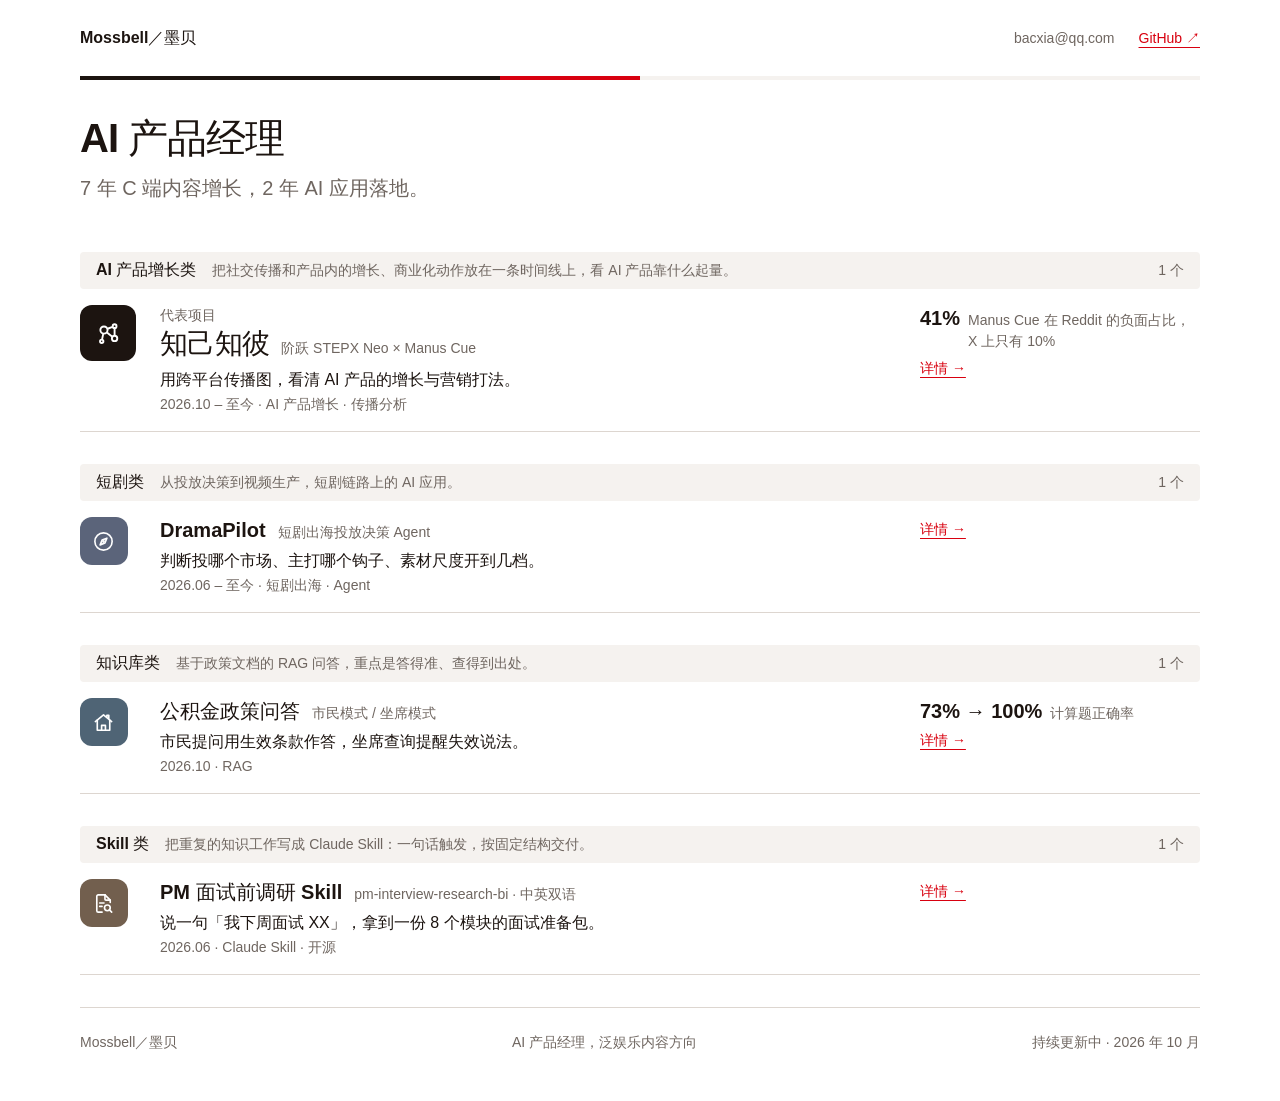
<file: index.html>
<!doctype html>
<html lang="zh-CN">
<head>
<meta charset="utf-8">
<meta name="viewport" content="width=device-width, initial-scale=1, viewport-fit=cover">
<title>Mossbell／墨贝 · AI 产品作品集</title>
<meta name="description" content="Mossbell／墨贝的 AI 产品作品集：AI 产品增长、短剧、知识库与 Skill 项目。">
<meta property="og:title" content="Mossbell／墨贝 · AI 产品作品集">
<meta property="og:description" content="AI 产品经理。AI 产品增长、短剧、知识库与 Skill 项目。">
<style>
:root {
  color-scheme: light;
  --color-paper: oklch(1 0 0); /* #FFFFFF */
  --color-surface: oklch(0.9626253 0.0051459 67.76315); /* #F5F2EF */
  --color-ink: oklch(0.1999555 0.0153648 47.93274); /* #1C1410 */
  --color-accent: oklch(0.5545102 0.2266388 27.98367); /* #D8000F */
  --color-muted: oklch(0.5167788 0.0147785 56.0399); /* #6F6660 */
  --color-rule: oklch(0.8799772 0.0112605 63.34273); /* #DDD6D0 */
  --color-border: oklch(0.6437725 0.0186969 61.80158); /* #968B82 */
  --color-accent-hover: oklch(0.4919797 0.2009269 27.72976); /* #B8000D */
  --color-accent-soft: oklch(0.9666694 0.0163169 22.07982); /* #FFF0EF */
  --color-disabled: oklch(0.9186226 0.0076823 61.44612); /* #E8E3DF */
  --color-accent-ink: var(--color-paper);
  --color-focus: var(--color-ink);
  --color-error: var(--color-ink);
  --project-accent: var(--color-ink); /* Per project; icon and thumbnail only. */
  --project-cover-ink: var(--color-paper); /* Neutral text, never project accent. */
  --font-display: "PingFang SC", "Microsoft YaHei", "Noto Sans SC", "IBM Plex Sans", -apple-system, BlinkMacSystemFont, "Segoe UI", sans-serif;
  --font-body: var(--font-display);
  --font-code: var(--font-display);
  --text-caption: 0.875rem;
  --text-body: 1rem;
  --text-lead: 1.25rem;
  --text-h3: 1.75rem;
  --text-h2: 2.5rem;
  --text-h1: 3.5rem;
  --text-cover: 4rem;
  --text-display: var(--text-cover);
  --weight-regular: 400;
  --weight-medium: 500;
  --weight-semibold: 600;
  --weight-bold: 700;
  --leading-display: 1.2;
  --leading-lead: 1.6;
  --leading-heading: 1.3;
  --leading-body: 1.75;
  --leading-caption: 1.5;
  --tracking-display: -0.025em;
  --space-3xs: 4px;
  --space-2xs: 8px;
  --space-xs: 12px;
  --space-sm: 16px;
  --space-md: 24px;
  --space-lg: 32px;
  --space-xl: 48px;
  --space-2xl: 64px;
  --space-3xl: 96px;
  --radius-card: 4px;
  --radius-control: 4px;
  --radius-tag: var(--radius-card);
  --radius-icon: 16px;
  --radius-icon-mobile: 12px;
  --rule-thin: 1px;
  --rule-strong: 2px;
  --rule-key: 3px;
  --control-height: 44px;
  --layout-max: 1120px;
  --layout-reading: 40rem;
  --layout-detail: 880px;
  --layout-project-copy: 32rem;
  --layout-list: 44rem;
  --project-side-width: 280px;
  --evidence-min-width: 200px;
  --icon-default: 72px;
  --icon-featured: 96px;
  --icon-mobile: 48px;
  --icon-featured-mobile: 56px;
  --icon-row: 48px;
  --icon-row-featured: 56px;
  --icon-row-mobile: 40px;
  --icon-row-featured-mobile: 48px;
  --control-height-fine: 24px;
  --project-grid-gap: var(--space-lg);
  --project-card-padding: var(--space-md);
  --project-cover-ratio: 16 / 9;
  --project-featured-ratio: 16 / 10;
  --project-title-size: var(--text-h3);
  --signature-height: 4px;
  --signature-columns: 3fr 1fr 4fr;
  --ease-out: cubic-bezier(0.16, 1, 0.3, 1);
  --ease-in: cubic-bezier(0.7, 0, 0.84, 0);
  --ease-in-out: cubic-bezier(0.65, 0, 0.35, 1);
  --dur-press: 100ms;
  --dur-fast: 160ms;
  --dur-base: 240ms;
}
*,*::before,*::after{box-sizing:border-box}
html,body{margin:0;overflow-x:clip}
body{background:var(--color-paper);color:var(--color-ink);font-family:var(--font-body);font-size:var(--text-body);line-height:var(--leading-body);font-synthesis:none;-webkit-font-smoothing:antialiased}
h1,h2,h3,p{margin:0}
h1,h2,h3{min-width:0;overflow-wrap:anywhere;font-style:normal}
a{color:var(--color-accent)}
a:focus-visible{outline:var(--rule-strong) solid var(--color-focus);outline-offset:var(--space-3xs)}
/* Hallmark · macrostructure: Editorial Directory (compact) · theme: existing Mossbell system · v1.4
 * pre-emit critique: P5 H5 E5 S5 R5 V4 · no decorative motion
 */
.portfolio-shell{max-width:calc(var(--layout-max) + var(--space-2xl) * 2);margin-inline:auto;padding-block:var(--space-md);padding-left:max(var(--space-2xl),env(safe-area-inset-left,0px));padding-right:max(var(--space-2xl),env(safe-area-inset-right,0px))}
.portfolio-mast{display:flex;justify-content:space-between;align-items:center;gap:var(--space-sm);font-size:var(--text-caption);line-height:var(--leading-caption)}
.portfolio-wordmark{color:var(--color-ink);font-size:var(--text-body);line-height:var(--leading-body);font-weight:var(--weight-semibold);white-space:nowrap;text-decoration:none}
.portfolio-mast .contact{display:flex;align-items:center;gap:var(--space-md);color:var(--color-muted)}
.portfolio-mast .mailtxt{user-select:all}
.brand-rule{display:grid;grid-template-columns:var(--signature-columns);height:var(--signature-height);margin-top:var(--space-md)}
.brand-rule span:nth-child(1){background:var(--color-ink)}
.brand-rule span:nth-child(2){background:var(--color-accent)}
.brand-rule span:nth-child(3){background:var(--color-surface)}
/* 首页紧凑目录（v1.4）：主标题一行，分类头单行，项目行上下 16 px，首屏看到大部分项目 */
.portfolio-intro{padding-top:var(--space-lg)}
.portfolio-headline{font-size:var(--text-h2);line-height:var(--leading-heading);font-weight:var(--weight-bold);letter-spacing:var(--tracking-display)}
.portfolio-headline span{display:inline-block}
.portfolio-intro>p{margin-top:var(--space-2xs);font-size:var(--text-lead);line-height:var(--leading-lead);color:var(--color-muted)}
.portfolio-intro>p,.category-header p,.project-value{text-wrap:pretty}
.project-group{margin-top:var(--space-lg)}
.portfolio-intro+.project-group{margin-top:var(--space-xl)}
.category-header{display:flex;justify-content:space-between;align-items:baseline;gap:var(--space-sm);background:var(--color-surface);padding:var(--space-2xs) var(--space-sm);border-radius:var(--radius-card)}
.category-header>div{display:flex;flex-wrap:wrap;align-items:baseline;column-gap:var(--space-sm);min-width:0}
.category-header h2{font-size:var(--text-body);line-height:var(--leading-heading);font-weight:var(--weight-semibold)}
.category-header p{font-size:var(--text-caption);line-height:var(--leading-caption);color:var(--color-muted)}
.category-header>span{font-size:var(--text-caption);line-height:var(--leading-caption);color:var(--color-muted);white-space:nowrap}
.project-card{--radius-icon:var(--radius-icon-mobile);display:grid;grid-template-columns:var(--icon-row-featured) minmax(0,1fr) var(--project-side-width);grid-template-areas:"tile titles side" "tile body side";grid-template-rows:auto 1fr;column-gap:var(--space-md);padding:var(--space-sm) 0;border-bottom:1px solid var(--color-rule);min-width:0}
.project-head{display:contents}
.project-icon{grid-area:tile;width:var(--icon-row);height:var(--icon-row);border-radius:var(--radius-icon);background:var(--pc,var(--project-accent));display:grid;place-items:center;color:var(--color-paper)}
.project-card--featured .project-icon{width:var(--icon-row-featured);height:var(--icon-row-featured)}
.project-icon svg{width:48%;height:48%}
[data-accent-family="warm"] .project-icon{color:var(--color-ink)}
.project-titles{grid-area:titles;min-width:0}
.project-card .project-titles{display:flex;flex-wrap:wrap;align-items:baseline;column-gap:var(--space-xs)}
.project-kicker{flex-basis:100%;font-size:var(--text-caption);line-height:var(--leading-caption);color:var(--color-muted);font-weight:var(--weight-medium)}
.project-title{font-size:var(--text-lead);line-height:var(--leading-heading);font-weight:var(--weight-semibold)}
.project-card--featured .project-title{font-size:var(--text-h3);font-weight:var(--weight-bold);letter-spacing:var(--tracking-display)}
.project-title a{color:inherit;text-decoration:none}
.project-title a:hover{text-decoration:underline;text-underline-offset:var(--space-3xs);text-decoration-thickness:var(--rule-strong)}
.project-subtitle{font-size:var(--text-caption);line-height:var(--leading-caption);color:var(--color-muted)}
.project-body{grid-area:body;min-width:0}
.project-value{margin-top:var(--space-3xs);max-width:var(--layout-project-copy);font-size:var(--text-body);line-height:var(--leading-body)}
.project-tags{font-size:var(--text-caption);line-height:var(--leading-caption);color:var(--color-muted)}
.project-side{grid-area:side;display:flex;flex-direction:column;gap:var(--space-3xs);min-width:0}
.project-metric{display:flex;align-items:baseline;gap:var(--space-2xs)}
.project-metric b{flex:none;font-size:var(--text-lead);line-height:var(--leading-heading);font-weight:var(--weight-semibold);font-variant-numeric:tabular-nums}
.project-metric span{font-size:var(--text-caption);line-height:var(--leading-caption);color:var(--color-muted)}
.project-actions{display:flex;flex-wrap:wrap;align-items:center;column-gap:var(--space-md)}
.project-link{display:inline-flex;align-items:center;gap:var(--space-2xs);min-height:var(--control-height);color:var(--color-accent);font-size:var(--text-caption);line-height:var(--leading-caption);font-weight:var(--weight-medium);white-space:nowrap;text-decoration:underline;text-underline-offset:var(--space-3xs)}
@media (pointer:fine){.project-link{min-height:var(--control-height-fine)}}
.project-link:hover,.project-link:active{color:var(--color-accent-hover)}
.portfolio-footer{display:flex;flex-wrap:wrap;align-items:center;justify-content:space-between;gap:var(--space-sm);margin-top:var(--space-lg);padding-block:var(--space-md);border-top:1px solid var(--color-rule);color:var(--color-muted);font-size:var(--text-caption);line-height:var(--leading-caption)}
.portfolio-footer .mail{display:none}
.button{min-height:var(--control-height);padding:var(--space-2xs) var(--space-md);display:inline-flex;align-items:center;justify-content:center;gap:var(--space-2xs);border:1px solid var(--color-accent);border-radius:var(--radius-control);background:var(--color-accent);color:var(--color-accent-ink);font-size:var(--text-caption);line-height:var(--leading-caption);font-weight:var(--weight-medium);white-space:nowrap;text-decoration:none;cursor:pointer}
.button--secondary{background:var(--color-paper);color:var(--color-ink);border-color:var(--color-border)}
@media (hover:hover){.button:hover{background:var(--color-accent-hover);color:var(--color-accent-ink)}.button--secondary:hover{background:var(--color-surface);color:var(--color-ink)}}
.button:active{background:var(--color-accent-hover);color:var(--color-accent-ink)}
.button--secondary:active{background:var(--color-surface);color:var(--color-ink)}
.button:disabled,.button[aria-disabled="true"]{background:var(--color-disabled);color:var(--color-muted);border-color:var(--color-disabled);cursor:not-allowed}
.detail{padding-top:var(--space-xl);max-width:var(--layout-detail)}
.shot{margin:var(--space-md) 0 0}
.shot a{display:block;border:1px solid var(--color-rule);border-radius:var(--radius-card);overflow:hidden;background:var(--color-surface)}
.shot img{display:block;width:100%;height:auto}
.shot figcaption{margin-top:var(--space-2xs);font-size:var(--text-caption);line-height:var(--leading-caption);color:var(--color-muted)}
.dhead{display:flex;align-items:center;gap:var(--space-md);margin-top:var(--space-md)}
.project-icon--large{width:var(--icon-featured);height:var(--icon-featured);flex:none}
.dhead h1{font-size:var(--text-h2);line-height:var(--leading-heading);font-weight:var(--weight-bold);letter-spacing:var(--tracking-display);text-wrap:balance}
.dhead .project-tags{margin-top:var(--space-2xs)}
.dsum{margin-top:var(--space-md);font-size:var(--text-lead);line-height:var(--leading-lead);max-width:var(--layout-reading)}
.dlinks{margin-top:var(--space-xs);row-gap:var(--space-xs)}
.dsec{margin-top:var(--space-2xl)}
.dsec>h2{font-size:var(--text-h3);line-height:var(--leading-heading);font-weight:var(--weight-semibold);padding-bottom:var(--space-xs);border-bottom:1px solid var(--color-ink);margin-bottom:var(--space-md)}
.mode+.mode{margin-top:var(--space-lg)}
.mode h3{font-size:var(--text-body);line-height:var(--leading-heading);font-weight:var(--weight-semibold);margin-bottom:var(--space-2xs)}
.mode-sum{color:var(--color-muted);font-size:var(--text-body);line-height:var(--leading-body);margin-bottom:var(--space-sm);max-width:var(--layout-reading)}
.flow-steps{display:flex;align-items:stretch;gap:var(--space-2xs)}
.flow-step{flex:1 1 0;min-width:0;padding:var(--space-sm);background:var(--color-surface);border-radius:var(--radius-card)}
.flow-step strong{display:block;font-size:var(--text-body);font-weight:var(--weight-semibold);line-height:var(--leading-heading)}
.flow-step span{display:block;margin-top:var(--space-3xs);font-size:var(--text-caption);line-height:var(--leading-caption);color:var(--color-muted)}
.flow-arrow{flex:none;display:grid;place-items:center;color:var(--color-muted);font-size:var(--text-caption);line-height:var(--leading-caption)}
.note{margin-top:var(--space-xs);font-size:var(--text-caption);line-height:var(--leading-caption);color:var(--color-muted)}
.evidence{display:grid;grid-template-columns:repeat(auto-fit,minmax(min(100%,var(--evidence-min-width)),1fr));gap:var(--space-md)}
.evidence-item{padding-top:var(--space-sm);border-top:1px solid var(--color-rule)}
.evidence-value{display:block;font-size:var(--text-h3);line-height:var(--leading-heading);font-weight:var(--weight-semibold);font-variant-numeric:tabular-nums}
.evidence-item p{margin-top:var(--space-2xs);font-size:var(--text-caption);line-height:var(--leading-caption);color:var(--color-muted)}
.callout{padding:var(--space-md);border-left:var(--rule-key) solid var(--color-ink);background:var(--color-surface);border-radius:0;margin-bottom:var(--space-md)}
.callout--key{border-left-color:var(--color-accent)}
.callout strong{display:block;font-size:var(--text-lead);font-weight:var(--weight-semibold);line-height:var(--leading-heading)}
.callout p{margin-top:var(--space-3xs);font-size:var(--text-body);line-height:var(--leading-body);color:var(--color-muted)}
.note-list{margin:0;padding:0;list-style:none;display:grid;gap:var(--space-sm);max-width:var(--layout-list)}
.note-list li{position:relative;padding-left:var(--space-md);font-size:var(--text-body);line-height:var(--leading-body)}
.note-list li::before{content:"";position:absolute;left:var(--space-3xs);top:.72em;width:var(--space-2xs);height:var(--space-2xs);border-radius:50%;background:var(--color-muted)}
.notice{margin-top:var(--space-2xl);padding-top:var(--space-sm);border-top:1px solid var(--color-rule);font-size:var(--text-caption);line-height:var(--leading-caption);color:var(--color-muted)}
@media (760px <= width < 1024px){
  .project-card{grid-template-columns:var(--icon-row-featured) minmax(0,1fr);grid-template-areas:"tile titles" "tile body" "tile side";grid-template-rows:auto auto auto}
  .project-side{margin-top:var(--space-2xs)}
}
@media (width < 760px){
  .portfolio-shell{--radius-icon:var(--radius-icon-mobile);padding-left:max(24px,env(safe-area-inset-left,0px));padding-right:max(24px,env(safe-area-inset-right,0px))}
  .portfolio-mast .contact>span{display:none}
  .portfolio-intro{padding-top:var(--space-md)}
  .portfolio-headline{font-size:var(--text-h3)}
  .portfolio-intro>p{font-size:var(--text-body);line-height:var(--leading-body)}
  .portfolio-intro+.project-group{margin-top:var(--space-lg)}
  .category-header{display:grid;grid-template-columns:minmax(0,1fr) auto;grid-template-areas:"name count" "desc desc";gap:0 var(--space-sm)}
  .category-header>div{display:contents}
  .category-header h2{grid-area:name}
  .category-header p{grid-area:desc}
  .category-header>span{grid-area:count}
  .project-card{display:block;padding-block:var(--space-sm)}
  .project-head{display:flex;align-items:center;gap:var(--space-xs)}
  .project-icon{flex:none;width:var(--icon-row-mobile);height:var(--icon-row-mobile)}
  .project-card--featured .project-icon{width:var(--icon-row-featured-mobile);height:var(--icon-row-featured-mobile)}
  .project-card .project-titles{column-gap:var(--space-2xs)}
  .project-title{font-size:var(--text-body)}
  .project-card--featured .project-title{font-size:var(--text-lead)}
  .project-value{margin-top:var(--space-2xs)}
  .project-side{margin-top:var(--space-2xs);gap:0}
  .project-metric{padding:var(--space-2xs) var(--space-xs);background:var(--color-surface);border-radius:var(--radius-card)}
  .project-metric b{font-size:var(--text-body)}
  .portfolio-footer{flex-direction:column;align-items:flex-start}
  .portfolio-footer .mail{display:block}
  .detail{padding-top:var(--space-md)}
  .dhead{gap:var(--space-sm);margin-top:var(--space-xs)}
  .project-icon--large{width:var(--icon-featured-mobile);height:var(--icon-featured-mobile)}
  .dhead h1{font-size:var(--text-h3)}
  .dsum{font-size:var(--text-body);line-height:var(--leading-body);margin-top:var(--space-sm)}
  .dsec{margin-top:var(--space-xl)}
  .dsec>h2{font-size:var(--text-lead);margin-bottom:var(--space-sm)}
  .flow-steps{flex-direction:column;gap:var(--space-3xs)}
  .flow-arrow{transform:rotate(90deg);height:var(--space-md)}
  .callout strong{font-size:var(--text-body)}
}

</style>
</head>
<body>
<div class="portfolio-shell">
  <header class="portfolio-mast">
    <a class="portfolio-wordmark" href="#projects" data-back>Mossbell／墨贝</a>
    <span class="contact"><span class="mailtxt">bacxia@qq.com</span><a class="project-link" href="https://github.com/bacxia-web" target="_blank" rel="noopener noreferrer">GitHub ↗</a></span>
  </header>
  <div class="brand-rule"><span></span><span></span><span></span></div>

  <main id="view-home" data-view="home">
    <section class="portfolio-intro">
      <h1 class="portfolio-headline">AI 产品经理</h1>
      <p>7 年 C 端内容增长，2 年 AI 应用落地。</p>
    </section>
    <section class="project-group" id="projects">
      <header class="category-header"><div><h2>AI 产品增长类</h2><p>把社交传播和产品内的增长、商业化动作放在一条时间线上，看 AI 产品靠什么起量。</p></div><span>1 个</span></header>
      <article class="project-card project-card--featured">
        <div class="project-head"><div class="project-icon" style="--pc:#1C1410" aria-hidden="true"><svg viewBox="0 0 24 24" fill="none" stroke="currentColor" stroke-width="1.7" stroke-linecap="round" stroke-linejoin="round"><circle cx="8" cy="9" r="3.2"/><circle cx="17.5" cy="5.5" r="1.7"/><circle cx="17.5" cy="16.5" r="2.4"/><circle cx="6" cy="19" r="1.5"/><path d="M11.85 7.58L15.06 6.4"/><path d="M11.22 11.54L14.91 14.46"/><path d="M7.2 13.02L6.47 16.65"/><path d="M17.5 8.1L17.5 13.2"/></svg></div><div class="project-titles"><p class="project-kicker">代表项目</p><h3 class="project-title"><a href="#zhijizhibi" data-open="zhijizhibi">知己知彼</a></h3><p class="project-subtitle">阶跃 STEPX Neo × Manus Cue</p></div></div>
        <div class="project-body"><p class="project-value">用跨平台传播图，看清 AI 产品的增长与营销打法。</p><p class="project-tags">2026.10 – 至今 · AI 产品增长 · 传播分析</p></div>
        <div class="project-side"><div class="project-metric"><b>41%</b><span>Manus Cue 在 Reddit 的负面占比，<span style="white-space:nowrap">X 上只有 10%</span></span></div><div class="project-actions"><a class="project-link" href="#zhijizhibi" data-open="zhijizhibi">详情 →</a></div></div>
      </article>
    </section>

    <section class="project-group">
      <header class="category-header"><div><h2>短剧类</h2><p>从投放决策到视频生产，短剧链路上的 AI 应用。</p></div><span>1 个</span></header>
      <article class="project-card">
        <div class="project-head"><div class="project-icon" style="--pc:#5B647A" aria-hidden="true"><svg viewBox="0 0 24 24" fill="none" stroke="currentColor" stroke-width="1.7" stroke-linecap="round" stroke-linejoin="round"><circle cx="12" cy="12" r="9"/><path d="M15.5 8.5l-2 5-5 2 2-5z"/><circle cx="12" cy="12" r="0.6" fill="currentColor"/></svg></div><div class="project-titles"><h3 class="project-title"><a href="#dramapilot" data-open="dramapilot">DramaPilot</a></h3><p class="project-subtitle">短剧出海投放决策 Agent</p></div></div>
        <div class="project-body"><p class="project-value">判断投哪个市场、主打哪个钩子、素材尺度开到几档。</p><p class="project-tags">2026.06 – 至今 · 短剧出海 · Agent</p></div>
        <div class="project-side"><div class="project-actions"><a class="project-link" href="#dramapilot" data-open="dramapilot">详情 →</a></div></div>
      </article>
    </section>

    <section class="project-group">
      <header class="category-header"><div><h2>知识库类</h2><p>基于政策文档的 RAG 问答，重点是答得准、查得到出处。</p></div><span>1 个</span></header>
      <article class="project-card">
        <div class="project-head"><div class="project-icon" style="--pc:#4F6475" aria-hidden="true"><svg viewBox="0 0 24 24" fill="none" stroke="currentColor" stroke-width="1.7" stroke-linecap="round" stroke-linejoin="round"><path d="M3.5 11L12 4l8.5 7"/><path d="M5.5 9.5V20h13V9.5"/><path d="M10 20v-5h4v5"/><path d="M15.5 6.2V4.5h2v3.3"/></svg></div><div class="project-titles"><h3 class="project-title"><a href="#housing-fund" data-open="housing-fund">公积金政策问答</a></h3><p class="project-subtitle">市民模式 / 坐席模式</p></div></div>
        <div class="project-body"><p class="project-value">市民提问用生效条款作答，坐席查询提醒失效说法。</p><p class="project-tags">2026.10 · RAG</p></div>
        <div class="project-side"><div class="project-metric"><b>73% → 100%</b><span>计算题正确率</span></div><div class="project-actions"><a class="project-link" href="#housing-fund" data-open="housing-fund">详情 →</a></div></div>
      </article>
    </section>

    <section class="project-group">
      <header class="category-header"><div><h2>Skill 类</h2><p>把重复的知识工作写成 Claude Skill：一句话触发，按固定结构交付。</p></div><span>1 个</span></header>
      <article class="project-card">
        <div class="project-head"><div class="project-icon" style="--pc:#725F4E" aria-hidden="true"><svg viewBox="0 0 24 24" fill="none" stroke="currentColor" stroke-width="1.7" stroke-linecap="round" stroke-linejoin="round"><path d="M13.5 3H6.5A1.5 1.5 0 0 0 5 4.5v15A1.5 1.5 0 0 0 6.5 21h4"/><path d="M13.5 3L19 8.5V11"/><path d="M13.5 3v4.5a1 1 0 0 0 1 1H19"/><path d="M8 11.5h4.5M8 15h2.5"/><circle cx="16" cy="16.5" r="3"/><path d="M18.2 18.7L20.5 21"/></svg></div><div class="project-titles"><h3 class="project-title"><a href="#pm-research" data-open="pm-research">PM 面试前调研 Skill</a></h3><p class="project-subtitle">pm-interview-research-bi · 中英双语</p></div></div>
        <div class="project-body"><p class="project-value">说一句「我下周面试 XX」，拿到一份 8 个模块的面试准备包。</p><p class="project-tags">2026.06 · Claude Skill · 开源</p></div>
        <div class="project-side"><div class="project-actions"><a class="project-link" href="#pm-research" data-open="pm-research">详情 →</a></div></div>
      </article>
    </section>

  </main>

  <article class="detail" id="view-dramapilot" data-view="dramapilot" hidden>
    <a class="project-link" href="#projects" data-back>← 全部项目</a>
    <header class="dhead"><div class="project-icon project-icon--large" style="--pc:#5B647A" aria-hidden="true"><svg viewBox="0 0 24 24" fill="none" stroke="currentColor" stroke-width="1.7" stroke-linecap="round" stroke-linejoin="round"><circle cx="12" cy="12" r="9"/><path d="M15.5 8.5l-2 5-5 2 2-5z"/><circle cx="12" cy="12" r="0.6" fill="currentColor"/></svg></div><div class="project-titles"><h1>DramaPilot · 短剧出海投放决策 Agent</h1><p class="project-tags">2026.06 – 至今 · 短剧出海 · Agent</p></div></header>
    <p class="dsum">给一部国内短剧，Agent 盘点它的钩子，判断投哪个市场、主打哪个钩子、素材尺度开到几档，采纳后一键生成本地化素材并派发渲染。</p>
    <div class="project-actions dlinks"><a class="button" href="https://bacxia-web.github.io/dramapilot/" target="_blank" rel="noopener noreferrer">Demo ↗</a><a class="button button--secondary" href="https://github.com/bacxia-web/dramapilot" target="_blank" rel="noopener noreferrer">GitHub ↗</a></div>
    <section class="dsec"><h2>核心逻辑</h2><div class="mode"><div class="flow-steps"><div class="flow-step"><strong>ingest</strong><span>读懂短剧</span></div><span class="flow-arrow" aria-hidden="true">→</span><div class="flow-step"><strong>agent</strong><span>逐市场决策</span></div><span class="flow-arrow" aria-hidden="true">→</span><div class="flow-step"><strong>produce</strong><span>生成本地化素材</span></div><span class="flow-arrow" aria-hidden="true">→</span><div class="flow-step"><strong>dispatch</strong><span>派发 KrillinAI 渲染</span></div></div></div></section><section class="dsec"><h2>关键做法与取舍</h2><div class="callout callout--key"><strong>切决策，不卷生成</strong><p>渲染交给开源 KrillinAI，自己只做决策层。</p></div><div class="mode"><ul class="note-list"><li>4 段全链路打通。</li><li>4 × 5 级：爽 / 恨 / 欲 / 贪四类情绪钩子，按 1–5 级打强度。</li><li>每个市场出 2 版素材：激进冲量版和保守保户版。</li><li>钩子强度 × 平台合规双维评估：合规风险超过 3 级的钩子在该市场禁用，换钩子再投，不直接否掉市场。</li><li>从业者访谈后改方向：投手要的是把尺度推到平台红线，v2 把「敏感点提示」改成分市场的钩子资产；AI-as-Judge 自检乐观偏差和红线越界，并估算 ROAS 与成本。</li></ul></div></section>
  </article>
  <article class="detail" id="view-housing-fund" data-view="housing-fund" hidden>
    <a class="project-link" href="#projects" data-back>← 全部项目</a>
    <header class="dhead"><div class="project-icon project-icon--large" style="--pc:#4F6475" aria-hidden="true"><svg viewBox="0 0 24 24" fill="none" stroke="currentColor" stroke-width="1.7" stroke-linecap="round" stroke-linejoin="round"><path d="M3.5 11L12 4l8.5 7"/><path d="M5.5 9.5V20h13V9.5"/><path d="M10 20v-5h4v5"/><path d="M15.5 6.2V4.5h2v3.3"/></svg></div><div class="project-titles"><h1>公积金政策问答</h1><p class="project-tags">2026.10 · RAG</p></div></header>
    <p class="dsum">同一个知识库、两种用法：市民模式过滤失效条款，坐席模式把它找出来标红。</p>
    <div class="project-actions dlinks"><a class="button" href="https://udify.app/chat/VSRTF28HFS4vVqmw" target="_blank" rel="noopener noreferrer">市民模式 Demo ↗</a><a class="button button--secondary" href="https://udify.app/chat/d6lBpDCqiYpZsMNn" target="_blank" rel="noopener noreferrer">坐席模式 Demo ↗</a></div>
    <section class="dsec"><h2>核心逻辑</h2><div class="mode"><h3>市民模式</h3><p class="mode-sum">基于 Dify 搭建的北京住房公积金政策问答，市民直接提问，只用生效条款作答、注明出处，缺信息先追问，答不了转人工。</p><div class="flow-steps"><div class="flow-step"><strong>问题分类</strong><span>政策咨询 / 分中心缴存 / 个人查询 / 超出范围 / 违规套取</span></div><span class="flow-arrow" aria-hidden="true">→</span><div class="flow-step"><strong>按元数据检索</strong><span>只取生效、且非国管体系的条款</span></div><span class="flow-arrow" aria-hidden="true">→</span><div class="flow-step"><strong>代码计算额度</strong><span>先提取参数</span></div><span class="flow-arrow" aria-hidden="true">→</span><div class="flow-step"><strong>大模型按依据作答</strong><span>标注来源</span></div></div><figure class="shot"><a href="assets/housing-fund-dify-workflow.webp" target="_blank" rel="noopener"><img src="assets/housing-fund-dify-workflow.webp" width="2168" height="1272" loading="lazy" alt="Dify 工作流截图：问题分类器分出五类问题，政策咨询走生效条款检索、参数提取、代码计算、大模型作答；分中心缴存单独检索国管文档；个人查询、超出范围、违规套取三类直接返回固定话术"></a><figcaption>Dify 工作流实图：五类问题分流，三类走固定话术不经过大模型；计算由代码完成，大模型只负责解释。点击看大图。</figcaption></figure></div><div class="mode"><h3>坐席模式</h3><p class="mode-sum">给 12329 热线坐席用的辅助助手，输入市民诉求，输出参考答案、原文出处、推荐话术，并提醒哪些说法已失效。</p><div class="flow-steps"><div class="flow-step"><strong>坐席录入诉求</strong></div><span class="flow-arrow" aria-hidden="true">→</span><div class="flow-step"><strong>检索</strong><span>不过滤失效条款，故意找出旧规定</span></div><span class="flow-arrow" aria-hidden="true">→</span><div class="flow-step"><strong>代码计算额度</strong></div><span class="flow-arrow" aria-hidden="true">→</span><div class="flow-step"><strong>按固定五段输出</strong><span>诉求 / 参考答案 / 推荐话术 / 需追问 / 已失效条款提醒</span></div></div></div></section><section class="dsec"><h2>亮点数据</h2><div class="evidence"><div class="evidence-item"><b class="evidence-value">73% → 100%</b><p>计算题正确率（5 道计算题 × 每题 3 次），把装修提取、贷款额度、租房提取的公式计算从大模型交给代码</p></div><div class="evidence-item"><b class="evidence-value">9/9</b><p>陷阱题实测全部通过（含过期条款、计算、体系分流、拒答、追问、坐席题）</p></div><div class="evidence-item"><b class="evidence-value">约 12 秒</b><p>平均响应时间，推理强度调低后，原来约 30 秒</p></div></div><p class="note">8 个官方来源整理成 46 条政策，其中 3 条已失效并标注替代关系。</p></section><section class="dsec"><h2>关键做法与取舍</h2><div class="callout callout--key"><strong>同一个知识库、两种用法</strong><p>市民模式把失效条款过滤掉，坐席模式把它找出来标红。</p></div><div class="mode"><h3>市民模式</h3><ul class="note-list"><li>每条政策带元数据：发布日期、生效 / 失效、适用体系（北京市 / 国管 / 全国）、来源类型（官方原文 / 媒体转述）。</li><li>实测发现：不开过滤时，已失效的「无发票每月 1500 元」条款在检索结果中排第 2；开启过滤后不再出现。</li><li>查个人数据、超出范围、违规套取三类问题走固定话术，不经过大模型。</li></ul></div><div class="mode"><h3>坐席模式</h3><ul class="note-list"><li>市民可能拿着旧说法来问（例如「以前每季度到账 4500 元」），坐席需要知道旧规定是什么、被哪条替代。</li><li>回答给坐席看，不直接给市民，中间有人把关。</li></ul></div></section><section class="dsec"><h2>踩过的坑</h2><ul class="note-list"><li>元数据手工填错（来源编号、日期）→ 结论：生产环境应由系统按字段自动生成标签。</li><li>免费向量额度用完导致检索全空 → 换向量模型后维度不匹配 → 重建知识库。</li><li>提速后模型先写结论再算，出现「先写 30 万再改口 25 万」→ 做对照实验，计算交给代码。</li><li>免费的 Flash 模型拥堵，实测比旗舰模型还慢 → 选模型看实测而不是看名字。</li></ul></section><p class="notice">个人作品演示，非官方服务，政策以北京住房公积金管理中心公布为准。</p>
  </article>
  <article class="detail" id="view-zhijizhibi" data-view="zhijizhibi" hidden>
    <a class="project-link" href="#projects" data-back>← 全部项目</a>
    <header class="dhead"><div class="project-icon project-icon--large" style="--pc:#1C1410" aria-hidden="true"><svg viewBox="0 0 24 24" fill="none" stroke="currentColor" stroke-width="1.7" stroke-linecap="round" stroke-linejoin="round"><circle cx="8" cy="9" r="3.2"/><circle cx="17.5" cy="5.5" r="1.7"/><circle cx="17.5" cy="16.5" r="2.4"/><circle cx="6" cy="19" r="1.5"/><path d="M11.85 7.58L15.06 6.4"/><path d="M11.22 11.54L14.91 14.46"/><path d="M7.2 13.02L6.47 16.65"/><path d="M17.5 8.1L17.5 13.2"/></svg></div><div class="project-titles"><h1>知己知彼 · AI 产品增长与营销打法传播图</h1><p class="project-tags">2026.10 – 至今 · AI 产品增长 · 传播分析</p></div></header>
    <p class="dsum">选一次 AI 产品的推广，把它在社交平台上的传播还原成人物关系和传播链，再和产品内的增长、商业化动作对照着看。首批一个国内、一个海外：阶跃 STEPX Neo（B 站）对比 Manus Cue（X + Reddit）。</p>
    <div class="project-actions dlinks"><a class="button" href="zhijizhibi/" target="_blank" rel="noopener">Demo ↗</a></div>
    <section class="dsec"><h2>核心逻辑</h2><div class="mode"><div class="flow-steps"><div class="flow-step"><strong>采集</strong><span>事件在 B 站、X、Reddit 上的内容与账号</span></div><span class="flow-arrow" aria-hidden="true">→</span><div class="flow-step"><strong>智能判断</strong><span>大模型逐条判内容类型、情绪、对应的产品动作；规则推断传播关系</span></div><span class="flow-arrow" aria-hidden="true">→</span><div class="flow-step"><strong>并入本体</strong><span>人和账号只有一张大图，跨事件复用</span></div><span class="flow-arrow" aria-hidden="true">→</span><div class="flow-step"><strong>按事件切片</strong><span>关系图、时间泳道、传播链、对比</span></div></div></div><p class="note">当前是 MVP：事件由人工选定，自动发现候选热门事件放在下一步。</p></section><section class="dsec"><h2>亮点数据</h2><div class="evidence"><div class="evidence-item"><b class="evidence-value">358 条</b><p>传播内容入图，涉及 268 人、356 条关系</p></div><div class="evidence-item"><b class="evidence-value">14 个</b><p>产品内增长与商业化动作（首发、邀请码、预售、定价等），和传播排在同一条时间线上</p></div><div class="evidence-item"><b class="evidence-value">3 个平台</b><p>B 站、X、Reddit，同一个产品在不同平台的声量和口碑分开看</p></div></div></section><section class="dsec"><h2>初步发现</h2><ul class="note-list"><li>话题热度不等于产品声量：B 站话题活动「STEPX狂想计划」下，约三分之一投稿只挂了话题，内容和手机无关。看活动效果要用有效声量。</li><li>同一个 Cue，X 上负面约 10%，Reddit 上约 41%。X 上是新用户在求码、晒功能；Reddit 上是老用户在抱怨原来的 Agent 入口换成了 Cue，而 Cue 还要邀请码。拉新在 X 做声量，代价落在存量用户身上。</li><li>Cue 的电话号码网页端 $9.99、iOS 端 $0.99，这个价差被博主做成「捡漏教程」互相搬运，成了首周中文区传播最广的内容之一：商业化漏洞反而成了增长素材。</li></ul><p class="note">以上为系统初判，抽检确认中。</p></section><section class="dsec"><h2>关键做法与取舍</h2><div class="callout callout--key"><strong>一张大图，按事件切片</strong><p>人和账号只建一份本体，每个事件只取相关的部分来画；在多个事件里出现的人会被标出来。</p></div><div class="mode"><ul class="note-list"><li>传播之外，把产品内的动作（邀请码、预售、定价）按时间和传播阶段排在一起，看哪一步带来了哪一波声量。</li><li>直接证据和推断分开画：回复、引用、@ 画实线，按时间和内容推断的关系画虚线。</li><li>机器判断先标「初判」：工作台里有抽检队列，人工修正写回本体，重跑管道时自动应用。</li></ul></div></section><p class="notice">个人研究，数据来自各平台公开内容。</p>
  </article>
  <article class="detail" id="view-pm-research" data-view="pm-research" hidden>
    <a class="project-link" href="#projects" data-back>← 全部项目</a>
    <header class="dhead"><div class="project-icon project-icon--large" style="--pc:#725F4E" aria-hidden="true"><svg viewBox="0 0 24 24" fill="none" stroke="currentColor" stroke-width="1.7" stroke-linecap="round" stroke-linejoin="round"><path d="M13.5 3H6.5A1.5 1.5 0 0 0 5 4.5v15A1.5 1.5 0 0 0 6.5 21h4"/><path d="M13.5 3L19 8.5V11"/><path d="M13.5 3v4.5a1 1 0 0 0 1 1H19"/><path d="M8 11.5h4.5M8 15h2.5"/><circle cx="16" cy="16.5" r="3"/><path d="M18.2 18.7L20.5 21"/></svg></div><div class="project-titles"><h1>PM 面试前调研 Skill</h1><p class="project-tags">2026.06 · Claude Skill · 开源</p></div></header>
    <p class="dsum">把「面试前调研一家公司」流程化的 Claude Skill：说一句「我下周面试 XX」，先问清 5 个参数，再按 6 个维度分组搜索，最后交付一份 8 个模块的面试准备包（默认 Word）。</p>
    <div class="project-actions dlinks"><a class="button" href="https://github.com/bacxia-web/pm-interview-research-bi" target="_blank" rel="noopener noreferrer">GitHub ↗</a></div>
    <section class="dsec"><h2>核心逻辑</h2><div class="mode"><div class="flow-steps"><div class="flow-step"><strong>问清 5 个参数</strong><span>公司、岗位、岗位类型、个人背景、交付形式与深度</span></div><span class="flow-arrow" aria-hidden="true">→</span><div class="flow-step"><strong>6 个维度搜索</strong><span>公司基础、近期动作、核心人物、指标与商业模式、竞品、PM 个人账号</span></div><span class="flow-arrow" aria-hidden="true">→</span><div class="flow-step"><strong>按 8 个模块组织</strong><span>顺序固定</span></div><span class="flow-arrow" aria-hidden="true">→</span><div class="flow-step"><strong>生成 Word</strong><span>脚手架脚本，改一个常量切换中英</span></div><span class="flow-arrow" aria-hidden="true">→</span><div class="flow-step"><strong>给下一步建议</strong><span>2–3 个可执行动作</span></div></div></div><p class="note">8 个模块：岗位定位与 JD 解读、公司画像、近 6 个月产品改动、PM 公开发言与账号挖掘路径、核心指标与瓶颈、竞品快评、入职 30 天计划、高概率问题与反问（5 + 5）。每个模块配中英模板和实战示例。</p></section><section class="dsec"><h2>关键做法与取舍</h2><div class="callout callout--key"><strong>拒答比瞎答好</strong><p>查不到的指标写「公开信息不可得」，推演出的结论标「推断」，和已核实的事实分开。</p></div><div class="mode"><ul class="note-list"><li>信号优于数据：每个事实后面跟一句「这意味着什么」，不堆资料。</li><li>按公司所在市场选信息源：国内公司查脉脉、知乎、即刻、小红书、公众号；海外公司查 LinkedIn、X、Substack、Reddit、Hacker News。</li><li>竞品快评按岗位类型换视角，30 天计划按候选人背景换写法；只用最近 12 个月的资料。</li><li>对话用什么语言，交付就用什么语言；交付时说明这是公开信息合成，私域信息靠内推和一手访谈补全。</li></ul></div></section>
  </article>

  <footer class="portfolio-footer"><span>Mossbell／墨贝</span><span class="mail">bacxia@qq.com</span><span>AI 产品经理，泛娱乐内容方向</span><span>持续更新中 · 2026 年 10 月</span></footer>
</div>
<script>
(function(){
  var keys=['dramapilot', 'housing-fund', 'zhijizhibi', 'pm-research'];
  var views=document.querySelectorAll('[data-view]');
  var lastScroll=0;
  function show(k){
    var isDetail=keys.indexOf(k)>-1;
    if(isDetail&&!document.getElementById('view-home').hidden) lastScroll=window.scrollY;
    views.forEach(function(v){ v.hidden = isDetail ? v.dataset.view!==k : v.dataset.view!=='home'; });
    if(isDetail) window.scrollTo(0,0);
    return isDetail;
  }
  function fromHash(){
    var k=(location.hash||'').slice(1);
    if(!show(k)&&k==='projects'){var el=document.getElementById('projects'); if(el) el.scrollIntoView();}
  }
  document.addEventListener('click',function(ev){
    var a=ev.target.closest('a');
    if(!a) return;
    if(a.hasAttribute('data-open')){ev.preventDefault();var k=a.getAttribute('data-open');try{history.pushState(null,'','#'+k)}catch(e){}show(k);}
    else if(a.hasAttribute('data-back')){ev.preventDefault();var wasDetail=document.getElementById('view-home').hidden;try{history.pushState(null,'','#projects')}catch(e){}show('home');window.scrollTo(0,wasDetail?lastScroll:0);}
  });
  window.addEventListener('popstate',fromHash);
  window.addEventListener('hashchange',fromHash);
  fromHash();
})();
</script>
</body>
</html>
</file>
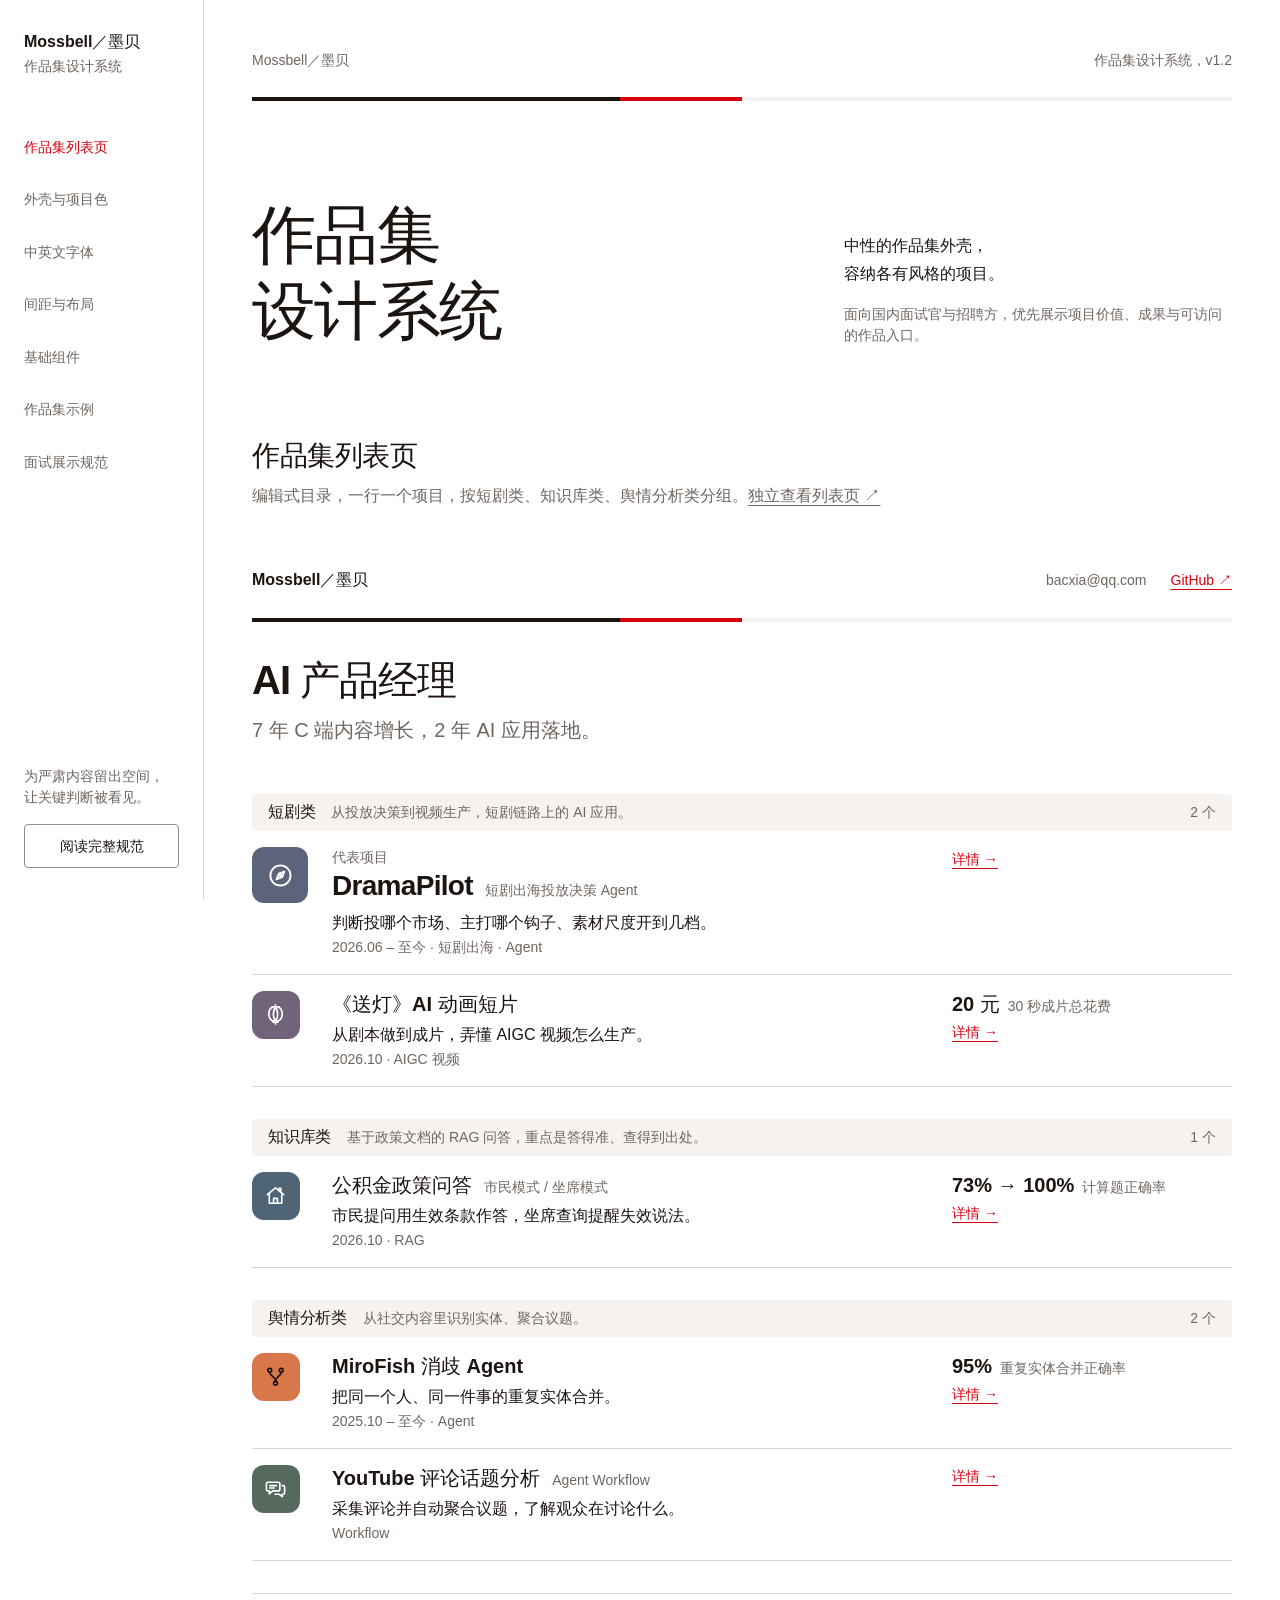
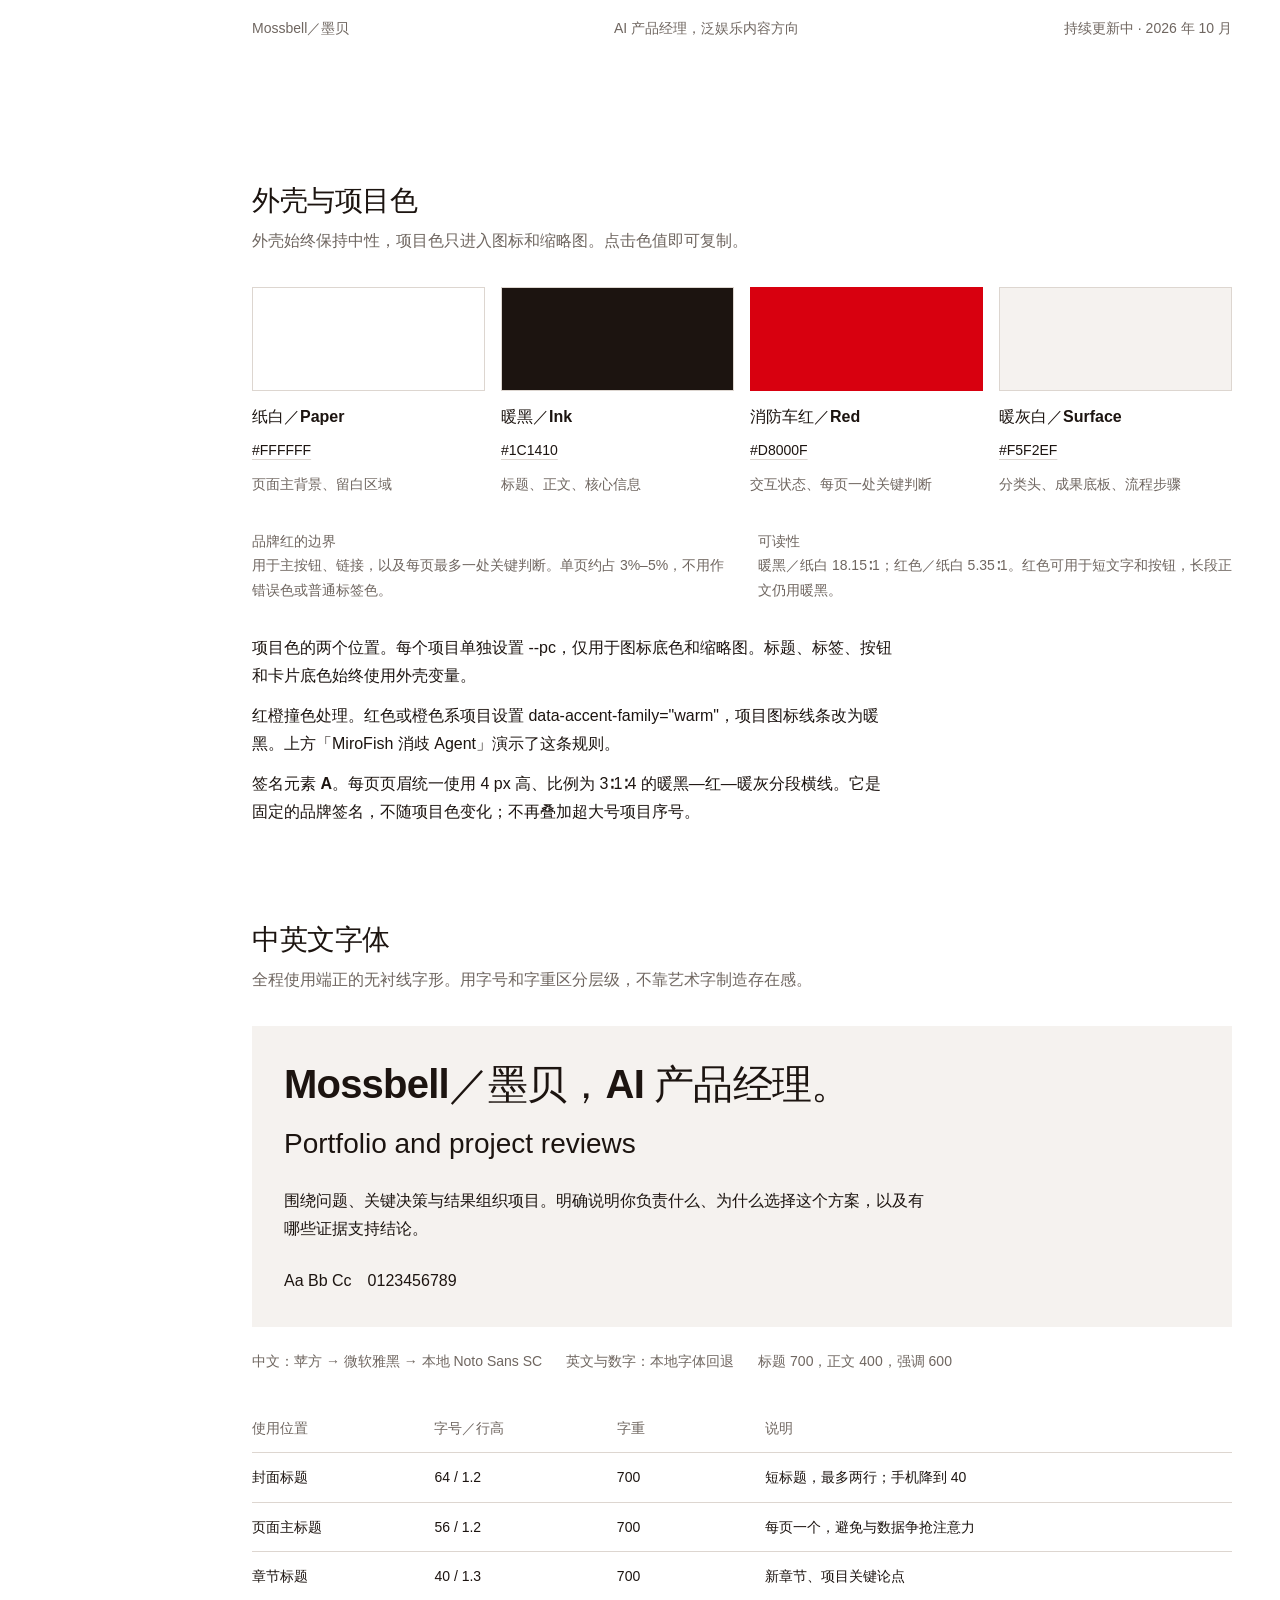
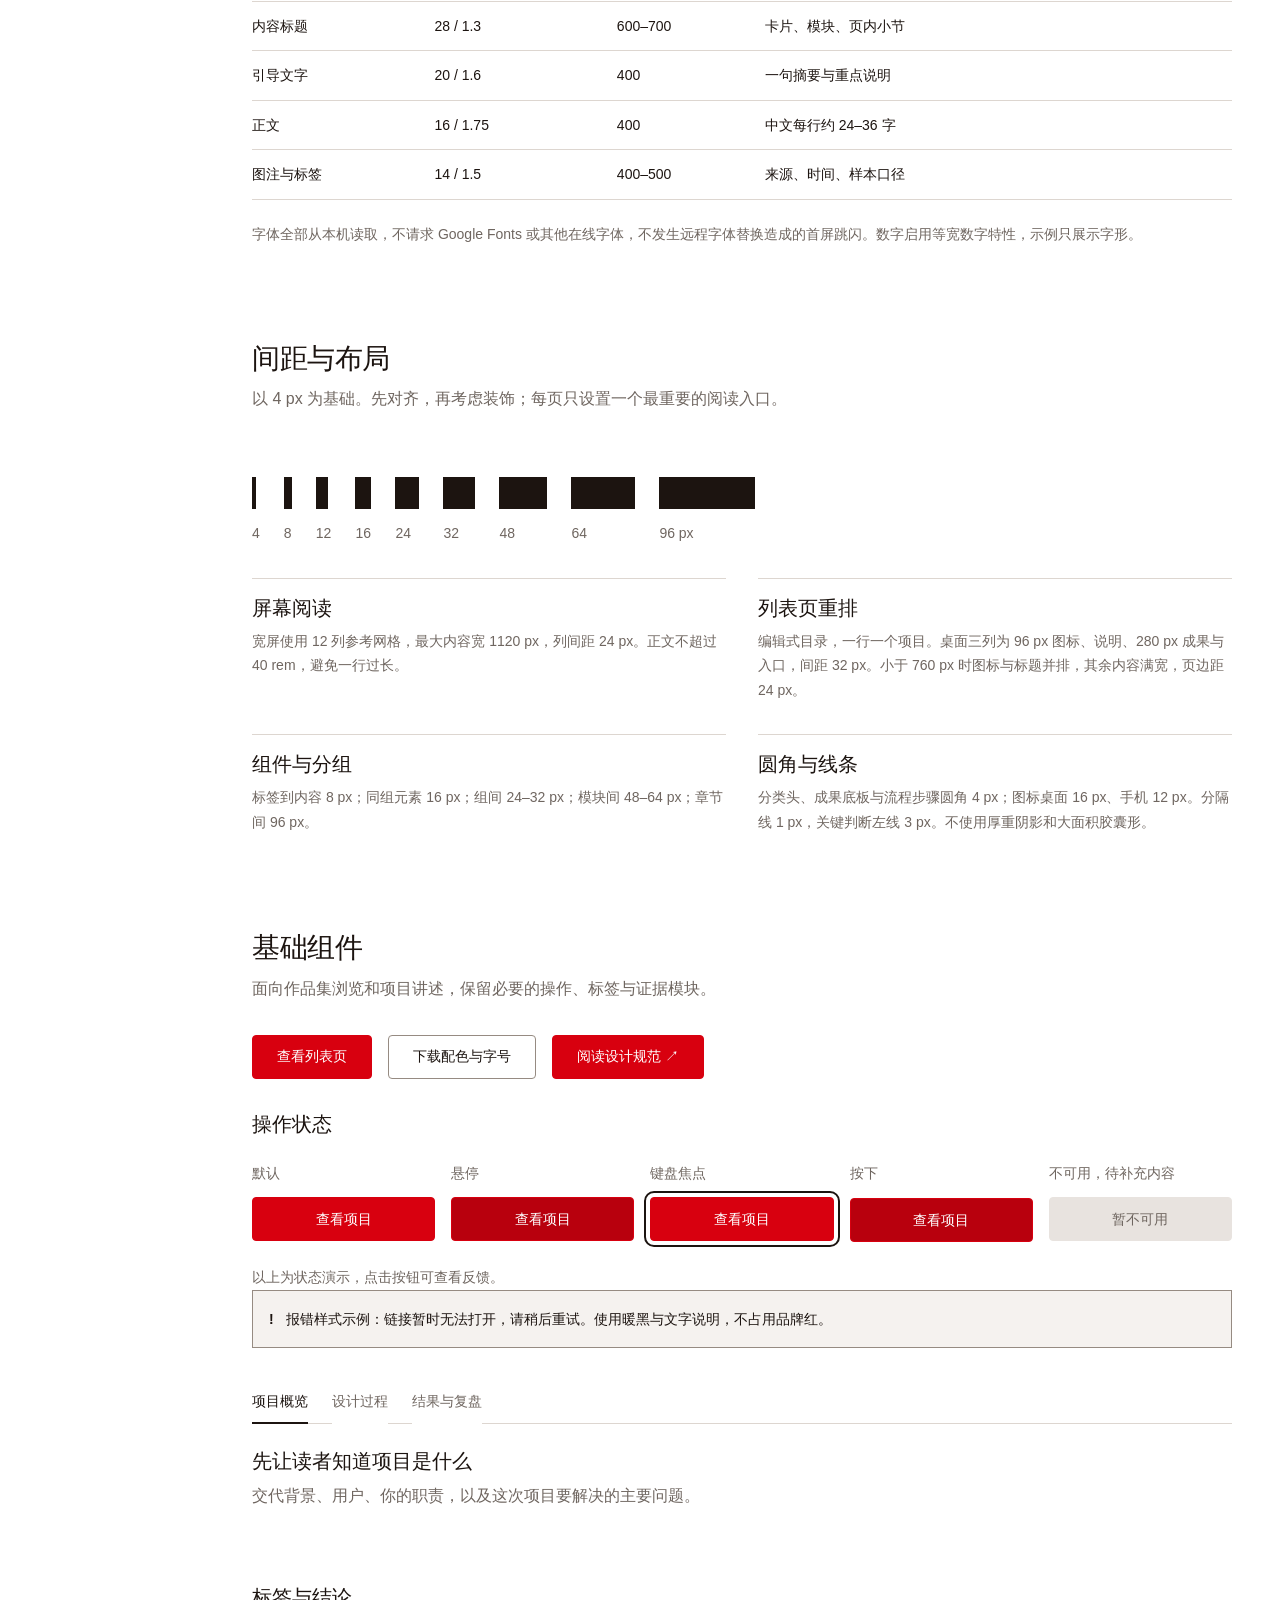
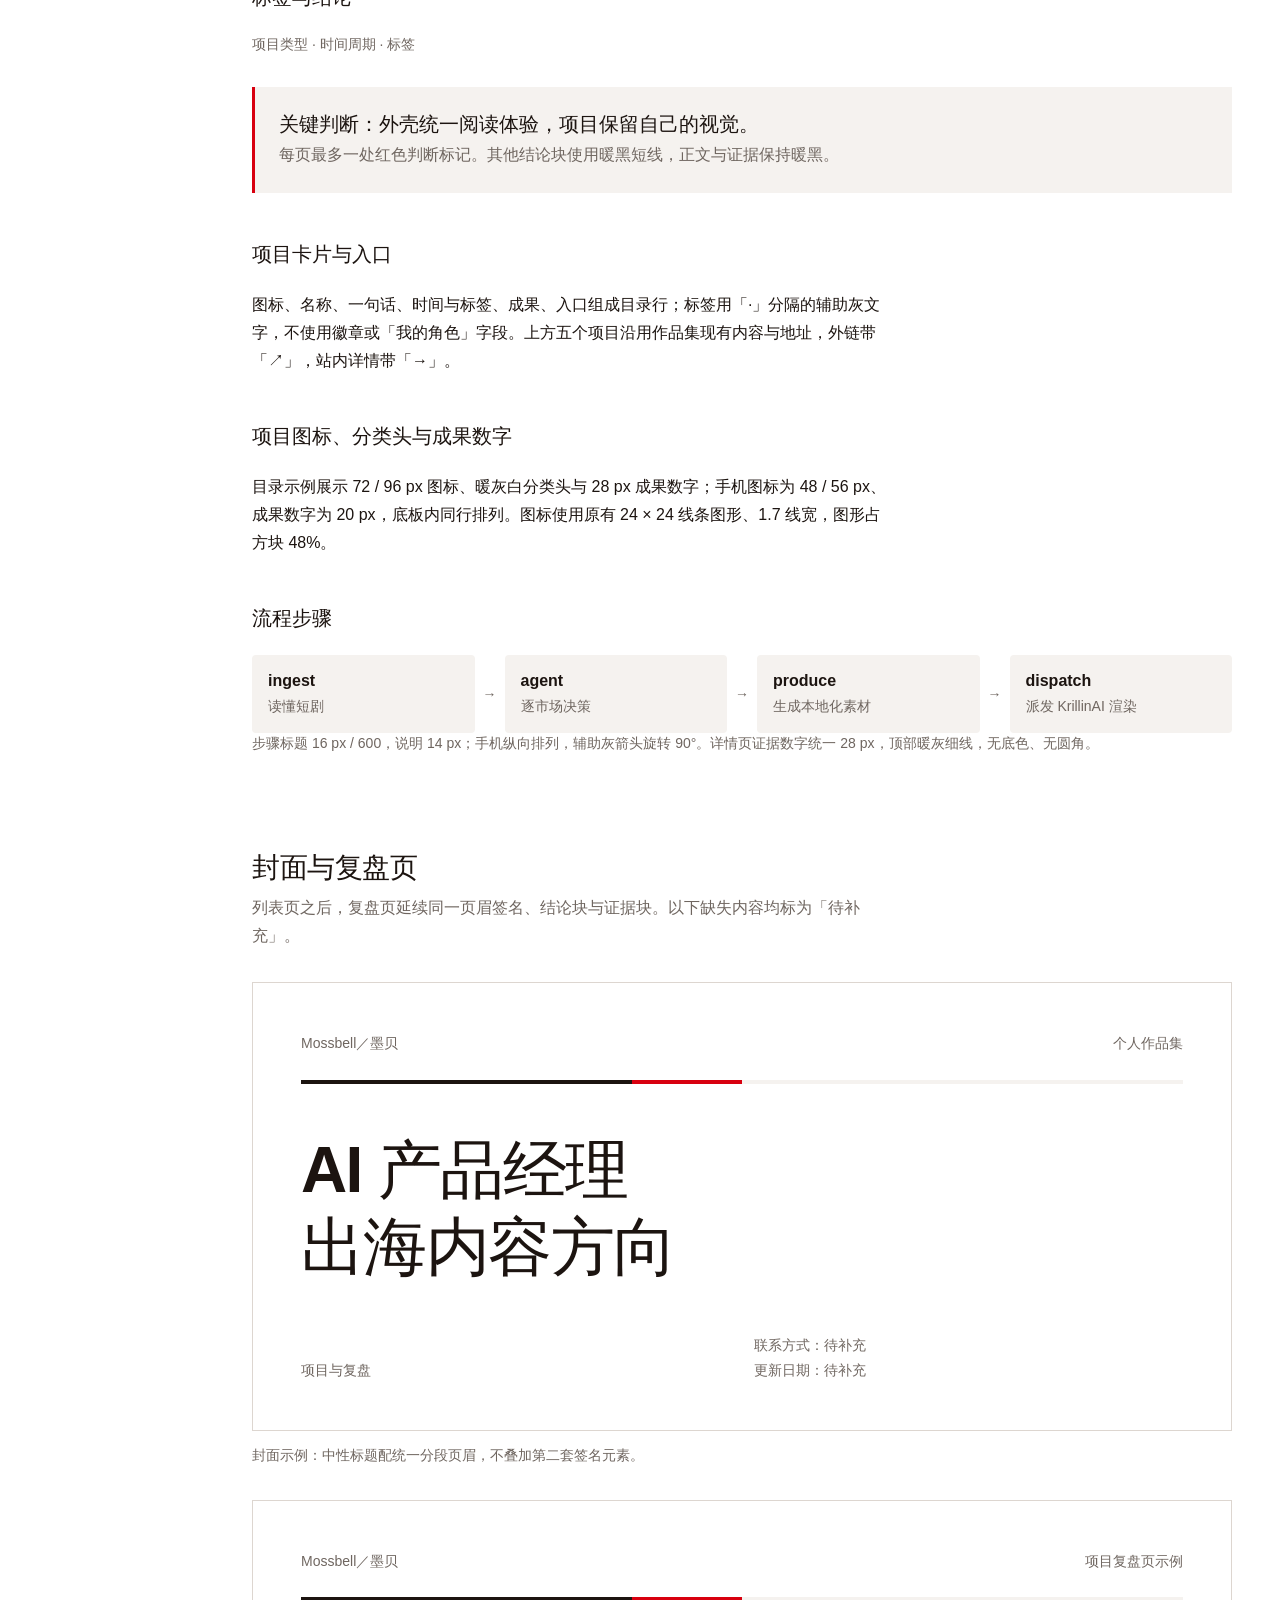
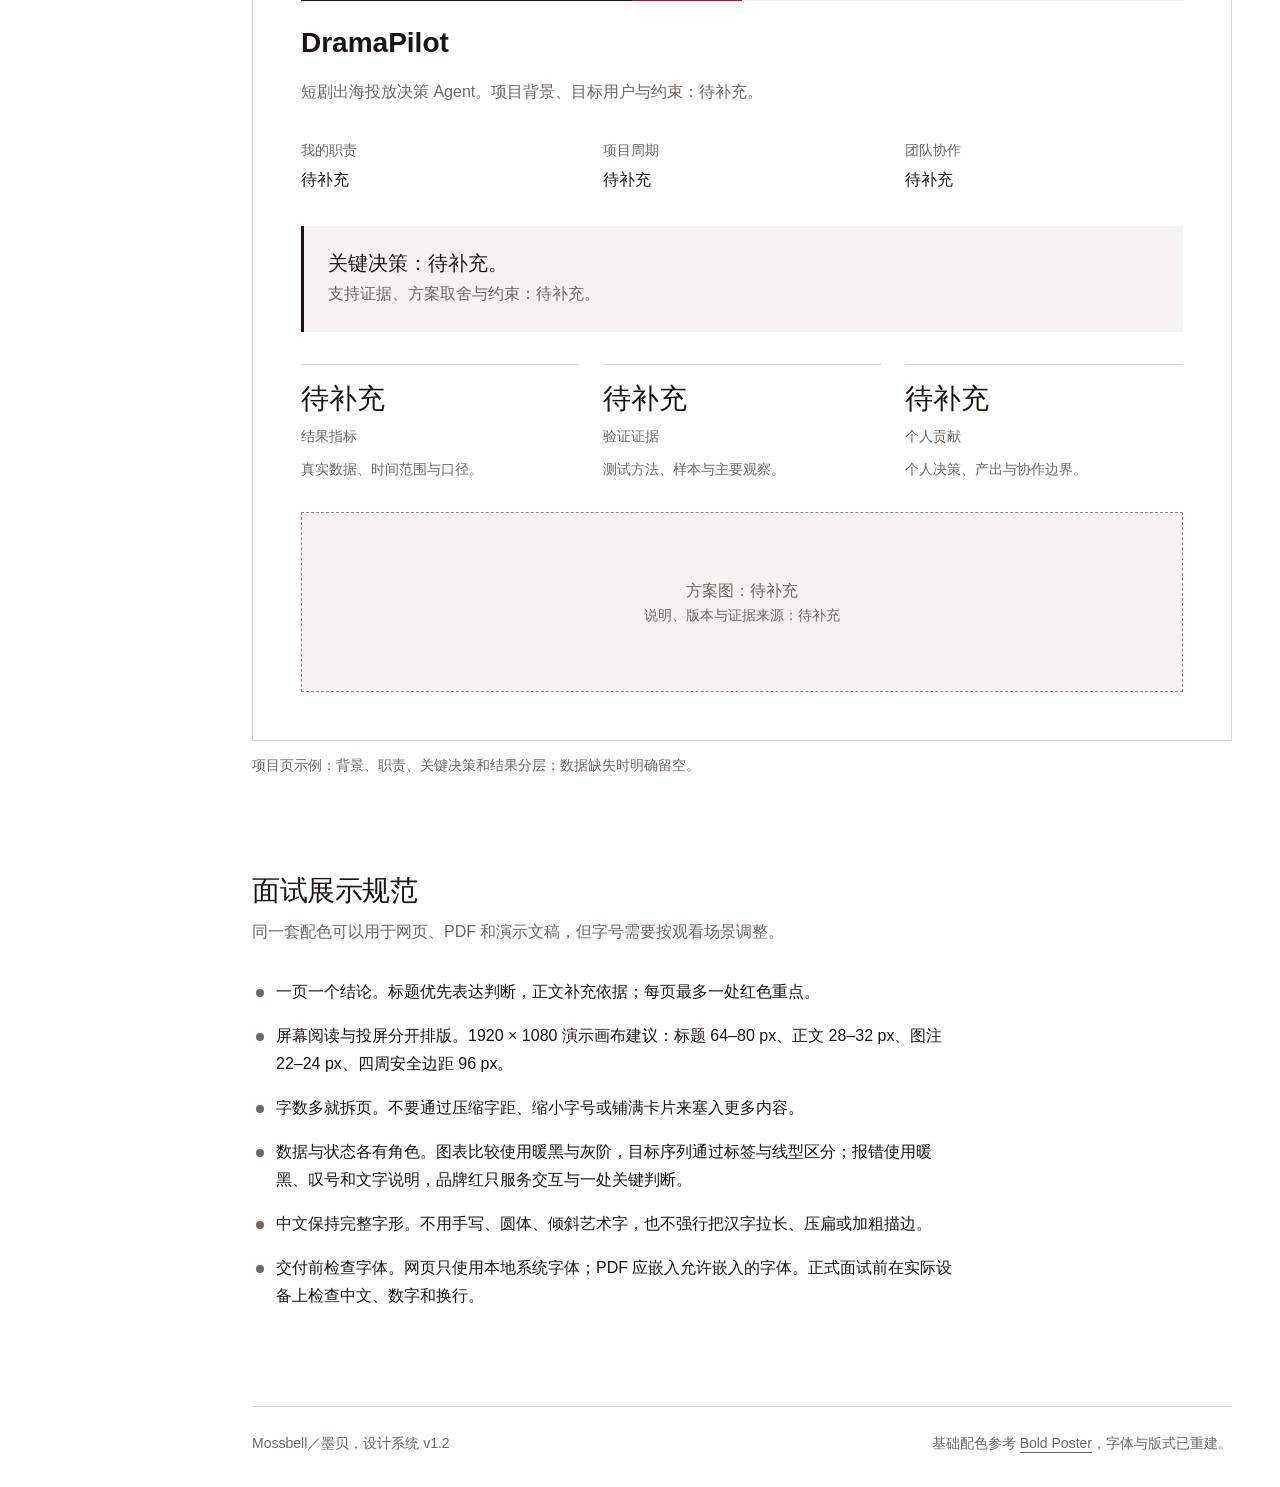
<file: design-system/index.html>
<!doctype html>
<html lang="zh-CN">
<head>
  <meta charset="utf-8">
  <meta name="viewport" content="width=device-width, initial-scale=1">
  <meta name="description" content="Mossbell／墨贝，AI 产品经理，出海内容方向。作品集列表、项目卡片与个人设计系统。">
  <title>Mossbell／墨贝，作品集设计系统</title>
  <script>
    if (new URLSearchParams(location.search).get('view') === 'portfolio') {
      document.documentElement.dataset.view = 'portfolio';
      document.title = 'Mossbell／墨贝，项目作品集';
    }
  </script>
  <link rel="stylesheet" href="components.css">
</head>
<body>
  <a class="skip-link" href="#main">跳到正文</a>
  <aside class="rail">
    <a href="#main" class="rail-brand">Mossbell／墨贝<span>作品集设计系统</span></a>
    <nav aria-label="设计系统目录">
      <a href="#portfolio" aria-current="location">作品集列表页</a>
      <a href="#colors">外壳与项目色</a>
      <a href="#typography">中英文字体</a>
      <a href="#layout">间距与布局</a>
      <a href="#components">基础组件</a>
      <a href="#applications">作品集示例</a>
      <a href="#guidelines">面试展示规范</a>
    </nav>
    <div class="rail-bottom">
      <p class="caption muted">为严肃内容留出空间，<br>让关键判断被看见。</p>
      <a class="button button--secondary" href="design.md">阅读完整规范</a>
    </div>
  </aside>
  <main class="page" id="main">
    <div class="page-inner">
      <div class="doc-masthead"><div class="mast"><span>Mossbell／墨贝</span><span>作品集设计系统，v1.2</span></div><div class="brand-rule" aria-hidden="true"><span></span><span></span><span></span></div></div>
      <header class="hero">
        <div class="hero-grid">
          <h1>作品集<br>设计系统</h1>
          <div class="hero-note">
            <p>中性的作品集外壳，<br>容纳各有风格的项目。</p>
            <p class="caption muted">面向国内面试官与招聘方，优先展示项目价值、成果与可访问的作品入口。</p>
          </div>
        </div>
      </header>

      <section class="section portfolio-example" id="portfolio" aria-labelledby="portfolio-example-title">
        <header class="section-heading"><h2 id="portfolio-example-title">作品集列表页</h2><p>编辑式目录，一行一个项目，按短剧类、知识库类、舆情分析类分组。<a href="?view=portfolio">独立查看列表页 ↗</a></p></header>
<div class="portfolio-shell">
  <header class="portfolio-mast">
    <a class="portfolio-wordmark" href="#projects" data-back>Mossbell／墨贝</a>
    <span class="contact"><span class="mailtxt">bacxia@qq.com</span><a class="project-link" href="https://github.com/bacxia-web" target="_blank" rel="noopener noreferrer">GitHub ↗</a></span>
  </header>
  <div class="brand-rule"><span></span><span></span><span></span></div>

  <div id="view-home" data-view="home">
    <section class="portfolio-intro">
      <h1 class="portfolio-headline">AI 产品经理</h1>
      <p>7 年 C 端内容增长，2 年 AI 应用落地。</p>
    </section>
    <section class="project-group" id="projects">
      <header class="category-header"><div><h2>短剧类</h2><p>从投放决策到视频生产，短剧链路上的 AI 应用。</p></div><span>2 个</span></header>
      <article class="project-card project-card--featured">
        <div class="project-head"><div class="project-icon" style="--pc:#5B647A" aria-hidden="true"><svg viewBox="0 0 24 24" fill="none" stroke="currentColor" stroke-width="1.7" stroke-linecap="round" stroke-linejoin="round"><circle cx="12" cy="12" r="9"/><path d="M15.5 8.5l-2 5-5 2 2-5z"/><circle cx="12" cy="12" r="0.6" fill="currentColor"/></svg></div><div class="project-titles"><p class="project-kicker">代表项目</p><h3 class="project-title"><a href="#dramapilot" data-open="dramapilot">DramaPilot</a></h3><p class="project-subtitle">短剧出海投放决策 Agent</p></div></div>
        <div class="project-body"><p class="project-value">判断投哪个市场、主打哪个钩子、素材尺度开到几档。</p><p class="project-tags">2026.06 – 至今 · 短剧出海 · Agent</p></div>
        <div class="project-side"><div class="project-actions"><a class="project-link" href="#dramapilot" data-open="dramapilot">详情 →</a></div></div>
      </article>
      <article class="project-card">
        <div class="project-head"><div class="project-icon" style="--pc:#716379" aria-hidden="true"><svg viewBox="0 0 24 24" fill="none" stroke="currentColor" stroke-width="1.7" stroke-linecap="round" stroke-linejoin="round"><path d="M12 2v2"/><path d="M8.5 4h7"/><path d="M8.5 4.5C6 6 5 8.5 5 11.5s1 5.5 3.5 7h7c2.5-1.5 3.5-4 3.5-7s-1-5.5-3.5-7"/><path d="M12 4.5c-1.6 1.6-2.2 4-2.2 7s.6 5.4 2.2 7c1.6-1.6 2.2-4 2.2-7s-.6-5.4-2.2-7z"/><path d="M9.5 18.5v1.5h5v-1.5"/><path d="M12 20v2"/></svg></div><div class="project-titles"><h3 class="project-title"><a href="#songdeng" data-open="songdeng">《送灯》AI 动画短片</a></h3></div></div>
        <div class="project-body"><p class="project-value">从剧本做到成片，弄懂 AIGC 视频怎么生产。</p><p class="project-tags">2026.10 · AIGC 视频</p></div>
        <div class="project-side"><div class="project-metric"><b>20 元</b><span>30 秒成片总花费</span></div><div class="project-actions"><a class="project-link" href="#songdeng" data-open="songdeng">详情 →</a></div></div>
      </article>
    </section>

    <section class="project-group">
      <header class="category-header"><div><h2>知识库类</h2><p>基于政策文档的 RAG 问答，重点是答得准、查得到出处。</p></div><span>1 个</span></header>
      <article class="project-card">
        <div class="project-head"><div class="project-icon" style="--pc:#4F6475" aria-hidden="true"><svg viewBox="0 0 24 24" fill="none" stroke="currentColor" stroke-width="1.7" stroke-linecap="round" stroke-linejoin="round"><path d="M3.5 11L12 4l8.5 7"/><path d="M5.5 9.5V20h13V9.5"/><path d="M10 20v-5h4v5"/><path d="M15.5 6.2V4.5h2v3.3"/></svg></div><div class="project-titles"><h3 class="project-title"><a href="#housing-fund" data-open="housing-fund">公积金政策问答</a></h3><p class="project-subtitle">市民模式 / 坐席模式</p></div></div>
        <div class="project-body"><p class="project-value">市民提问用生效条款作答，坐席查询提醒失效说法。</p><p class="project-tags">2026.10 · RAG</p></div>
        <div class="project-side"><div class="project-metric"><b>73% → 100%</b><span>计算题正确率</span></div><div class="project-actions"><a class="project-link" href="#housing-fund" data-open="housing-fund">详情 →</a></div></div>
      </article>
    </section>

    <section class="project-group">
      <header class="category-header"><div><h2>舆情分析类</h2><p>从社交内容里识别实体、聚合议题。</p></div><span>2 个</span></header>
      <article class="project-card" data-accent-family="warm">
        <div class="project-head"><div class="project-icon" style="--pc:#D8784A" aria-hidden="true"><svg viewBox="0 0 24 24" fill="none" stroke="currentColor" stroke-width="1.7" stroke-linecap="round" stroke-linejoin="round"><circle cx="6" cy="5.5" r="2"/><circle cx="18" cy="5.5" r="2"/><circle cx="12" cy="19" r="2"/><path d="M6 7.5c0 4 6 4.5 6 9.5"/><path d="M18 7.5c0 4-6 4.5-6 9.5"/></svg></div><div class="project-titles"><h3 class="project-title"><a href="#mirofish" data-open="mirofish">MiroFish 消歧 Agent</a></h3></div></div>
        <div class="project-body"><p class="project-value">把同一个人、同一件事的重复实体合并。</p><p class="project-tags">2025.10 – 至今 · Agent</p></div>
        <div class="project-side"><div class="project-metric"><b>95%</b><span>重复实体合并正确率</span></div><div class="project-actions"><a class="project-link" href="#mirofish" data-open="mirofish">详情 →</a></div></div>
      </article>
      <article class="project-card">
        <div class="project-head"><div class="project-icon" style="--pc:#55695F" aria-hidden="true"><svg viewBox="0 0 24 24" fill="none" stroke="currentColor" stroke-width="1.7" stroke-linecap="round" stroke-linejoin="round"><path d="M4 5.5h11a1.5 1.5 0 0 1 1.5 1.5v6A1.5 1.5 0 0 1 15 14.5H9l-3.5 3v-3H4A1.5 1.5 0 0 1 2.5 13V7A1.5 1.5 0 0 1 4 5.5z"/><path d="M19 9h1A1.5 1.5 0 0 1 21.5 10.5v6A1.5 1.5 0 0 1 20 18h-1v2.5L16 18h-4.5"/><path d="M6 9h7M6 11.5h4.5"/></svg></div><div class="project-titles"><h3 class="project-title"><a href="#youtube" data-open="youtube">YouTube 评论话题分析</a></h3><p class="project-subtitle">Agent Workflow</p></div></div>
        <div class="project-body"><p class="project-value">采集评论并自动聚合议题，了解观众在讨论什么。</p><p class="project-tags">Workflow</p></div>
        <div class="project-side"><div class="project-actions"><a class="project-link" href="#youtube" data-open="youtube">详情 →</a></div></div>
      </article>
    </section>

  </div>

  <article class="detail" id="view-dramapilot" data-view="dramapilot" hidden>
    <a class="project-link" href="#projects" data-back>← 全部项目</a>
    <header class="dhead"><div class="project-icon project-icon--large" style="--pc:#5B647A" aria-hidden="true"><svg viewBox="0 0 24 24" fill="none" stroke="currentColor" stroke-width="1.7" stroke-linecap="round" stroke-linejoin="round"><circle cx="12" cy="12" r="9"/><path d="M15.5 8.5l-2 5-5 2 2-5z"/><circle cx="12" cy="12" r="0.6" fill="currentColor"/></svg></div><div class="project-titles"><h1>DramaPilot · 短剧出海投放决策 Agent</h1><p class="project-tags">2026.06 – 至今 · 短剧出海 · Agent</p></div></header>
    <p class="dsum">给一部国内短剧，Agent 盘点它的钩子，判断投哪个市场、主打哪个钩子、素材尺度开到几档，采纳后一键生成本地化素材并派发渲染。</p>
    <div class="project-actions dlinks"><a class="button" href="https://bacxia-web.github.io/dramapilot/" target="_blank" rel="noopener noreferrer">Demo ↗</a><a class="button button--secondary" href="https://github.com/bacxia-web/dramapilot" target="_blank" rel="noopener noreferrer">GitHub ↗</a></div>
    <section class="dsec"><h2>核心逻辑</h2><div class="mode"><div class="flow-steps"><div class="flow-step"><strong>ingest</strong><span>读懂短剧</span></div><span class="flow-arrow" aria-hidden="true">→</span><div class="flow-step"><strong>agent</strong><span>逐市场决策</span></div><span class="flow-arrow" aria-hidden="true">→</span><div class="flow-step"><strong>produce</strong><span>生成本地化素材</span></div><span class="flow-arrow" aria-hidden="true">→</span><div class="flow-step"><strong>dispatch</strong><span>派发 KrillinAI 渲染</span></div></div></div></section><section class="dsec"><h2>关键做法与取舍</h2><div class="callout callout--key"><strong>切决策，不卷生成</strong><p>渲染交给开源 KrillinAI，自己只做决策层。</p></div><div class="mode"><ul class="note-list"><li>4 段全链路打通。</li><li>4 × 5 级：爽 / 恨 / 欲 / 贪四类情绪钩子，按 1–5 级打强度。</li><li>每个市场出 2 版素材：激进冲量版和保守保户版。</li><li>钩子强度 × 平台合规双维评估：合规风险超过 3 级的钩子在该市场禁用，换钩子再投，不直接否掉市场。</li><li>从业者访谈后改方向：投手要的是把尺度推到平台红线，v2 把「敏感点提示」改成分市场的钩子资产；AI-as-Judge 自检乐观偏差和红线越界，并估算 ROAS 与成本。</li></ul></div></section>
  </article>
  <article class="detail" id="view-songdeng" data-view="songdeng" hidden>
    <a class="project-link" href="#projects" data-back>← 全部项目</a>
    <header class="dhead"><div class="project-icon project-icon--large" style="--pc:#716379" aria-hidden="true"><svg viewBox="0 0 24 24" fill="none" stroke="currentColor" stroke-width="1.7" stroke-linecap="round" stroke-linejoin="round"><path d="M12 2v2"/><path d="M8.5 4h7"/><path d="M8.5 4.5C6 6 5 8.5 5 11.5s1 5.5 3.5 7h7c2.5-1.5 3.5-4 3.5-7s-1-5.5-3.5-7"/><path d="M12 4.5c-1.6 1.6-2.2 4-2.2 7s.6 5.4 2.2 7c1.6-1.6 2.2-4 2.2-7s-.6-5.4-2.2-7z"/><path d="M9.5 18.5v1.5h5v-1.5"/><path d="M12 20v2"/></svg></div><div class="project-titles"><h1>《送灯》AI 动画短片全流程实操</h1><p class="project-tags">2026.10 · AIGC 视频</p></div></header>
    <p class="dsum">为了弄懂 AIGC 视频怎么生产，从剧本做到成片：30 秒、4 个镜头、原创角色。</p>
    <div class="project-actions dlinks"><a class="button" href="https://claude.ai/artifact/AKAkkeycY9Vz9piFeL1i35" target="_blank" rel="noopener noreferrer">完整复盘 ↗</a></div>
    <section class="dsec"><h2>核心逻辑</h2><div class="mode"><div class="flow-steps"><div class="flow-step"><strong>剧本与分镜</strong></div><span class="flow-arrow" aria-hidden="true">→</span><div class="flow-step"><strong>角色与比例设定图</strong></div><span class="flow-arrow" aria-hidden="true">→</span><div class="flow-step"><strong>首帧图</strong></div><span class="flow-arrow" aria-hidden="true">→</span><div class="flow-step"><strong>图生视频</strong></div><span class="flow-arrow" aria-hidden="true">→</span><div class="flow-step"><strong>剪辑配音</strong></div></div></div></section><section class="dsec"><h2>亮点数据</h2><div class="evidence"><div class="evidence-item"><b class="evidence-value">30 秒</b><p>成片，4 个镜头、原创角色</p></div><div class="evidence-item"><b class="evidence-value">20 元</b><p>总花费，主要花在视频的反复抽卡上</p></div></div></section><section class="dsec"><h2>关键做法与取舍</h2><div class="callout callout--key"><strong>先定完所有首帧，再批量生成视频</strong><p>改图便宜，改视频贵。</p></div><div class="mode"><ul class="note-list"><li>次要角色也要提前做设定图：三角色同框的镜头抽了 4 次才成，原因是没定身高比例、背景道具没做设定。</li></ul></div></section>
  </article>
  <article class="detail" id="view-housing-fund" data-view="housing-fund" hidden>
    <a class="project-link" href="#projects" data-back>← 全部项目</a>
    <header class="dhead"><div class="project-icon project-icon--large" style="--pc:#4F6475" aria-hidden="true"><svg viewBox="0 0 24 24" fill="none" stroke="currentColor" stroke-width="1.7" stroke-linecap="round" stroke-linejoin="round"><path d="M3.5 11L12 4l8.5 7"/><path d="M5.5 9.5V20h13V9.5"/><path d="M10 20v-5h4v5"/><path d="M15.5 6.2V4.5h2v3.3"/></svg></div><div class="project-titles"><h1>公积金政策问答</h1><p class="project-tags">2026.10 · RAG</p></div></header>
    <p class="dsum">同一个知识库、两种用法：市民模式过滤失效条款，坐席模式把它找出来标红。</p>
    <div class="project-actions dlinks"><a class="button" href="https://udify.app/chat/VSRTF28HFS4vVqmw" target="_blank" rel="noopener noreferrer">市民模式 Demo ↗</a><a class="button button--secondary" href="https://udify.app/chat/d6lBpDCqiYpZsMNn" target="_blank" rel="noopener noreferrer">坐席模式 Demo ↗</a></div>
    <section class="dsec"><h2>核心逻辑</h2><div class="mode"><h3>市民模式</h3><p class="mode-sum">基于 Dify 搭建的北京住房公积金政策问答，市民直接提问，只用生效条款作答、注明出处，缺信息先追问，答不了转人工。</p><div class="flow-steps"><div class="flow-step"><strong>问题分类</strong><span>政策咨询 / 分中心缴存 / 个人查询 / 超出范围 / 违规套取</span></div><span class="flow-arrow" aria-hidden="true">→</span><div class="flow-step"><strong>按元数据检索</strong><span>只取生效、且非国管体系的条款</span></div><span class="flow-arrow" aria-hidden="true">→</span><div class="flow-step"><strong>代码计算额度</strong><span>先提取参数</span></div><span class="flow-arrow" aria-hidden="true">→</span><div class="flow-step"><strong>大模型按依据作答</strong><span>标注来源</span></div></div></div><div class="mode"><h3>坐席模式</h3><p class="mode-sum">给 12329 热线坐席用的辅助助手，输入市民诉求，输出参考答案、原文出处、推荐话术，并提醒哪些说法已失效。</p><div class="flow-steps"><div class="flow-step"><strong>坐席录入诉求</strong></div><span class="flow-arrow" aria-hidden="true">→</span><div class="flow-step"><strong>检索</strong><span>不过滤失效条款，故意找出旧规定</span></div><span class="flow-arrow" aria-hidden="true">→</span><div class="flow-step"><strong>代码计算额度</strong></div><span class="flow-arrow" aria-hidden="true">→</span><div class="flow-step"><strong>按固定五段输出</strong><span>诉求 / 参考答案 / 推荐话术 / 需追问 / 已失效条款提醒</span></div></div></div></section><section class="dsec"><h2>亮点数据</h2><div class="evidence"><div class="evidence-item"><b class="evidence-value">73% → 100%</b><p>计算题正确率（5 道计算题 × 每题 3 次），把装修提取、贷款额度、租房提取的公式计算从大模型交给代码</p></div><div class="evidence-item"><b class="evidence-value">9/9</b><p>陷阱题实测全部通过（含过期条款、计算、体系分流、拒答、追问、坐席题）</p></div><div class="evidence-item"><b class="evidence-value">约 12 秒</b><p>平均响应时间，推理强度调低后，原来约 30 秒</p></div></div><p class="note">8 个官方来源整理成 46 条政策，其中 3 条已失效并标注替代关系。</p></section><section class="dsec"><h2>关键做法与取舍</h2><div class="callout callout--key"><strong>同一个知识库、两种用法</strong><p>市民模式把失效条款过滤掉，坐席模式把它找出来标红。</p></div><div class="mode"><h3>市民模式</h3><ul class="note-list"><li>每条政策带元数据：发布日期、生效 / 失效、适用体系（北京市 / 国管 / 全国）、来源类型（官方原文 / 媒体转述）。</li><li>实测发现：不开过滤时，已失效的「无发票每月 1500 元」条款在检索结果中排第 2；开启过滤后不再出现。</li><li>查个人数据、超出范围、违规套取三类问题走固定话术，不经过大模型。</li></ul></div><div class="mode"><h3>坐席模式</h3><ul class="note-list"><li>市民可能拿着旧说法来问（例如「以前每季度到账 4500 元」），坐席需要知道旧规定是什么、被哪条替代。</li><li>回答给坐席看，不直接给市民，中间有人把关。</li></ul></div></section><section class="dsec"><h2>踩过的坑</h2><ul class="note-list"><li>元数据手工填错（来源编号、日期）→ 结论：生产环境应由系统按字段自动生成标签。</li><li>免费向量额度用完导致检索全空 → 换向量模型后维度不匹配 → 重建知识库。</li><li>提速后模型先写结论再算，出现「先写 30 万再改口 25 万」→ 做对照实验，计算交给代码。</li><li>免费的 Flash 模型拥堵，实测比旗舰模型还慢 → 选模型看实测而不是看名字。</li></ul></section><p class="notice">个人作品演示，非官方服务，政策以北京住房公积金管理中心公布为准。</p>
  </article>
  <article class="detail" id="view-mirofish" data-view="mirofish" data-accent-family="warm" hidden>
    <a class="project-link" href="#projects" data-back>← 全部项目</a>
    <header class="dhead"><div class="project-icon project-icon--large" style="--pc:#D8784A" aria-hidden="true"><svg viewBox="0 0 24 24" fill="none" stroke="currentColor" stroke-width="1.7" stroke-linecap="round" stroke-linejoin="round"><circle cx="6" cy="5.5" r="2"/><circle cx="18" cy="5.5" r="2"/><circle cx="12" cy="19" r="2"/><path d="M6 7.5c0 4 6 4.5 6 9.5"/><path d="M18 7.5c0 4-6 4.5-6 9.5"/></svg></div><div class="project-titles"><h1>MiroFish 消歧 Agent</h1><p class="project-tags">2025.10 – 至今 · Agent</p></div></header>
    <p class="dsum">社交舆论模拟系统里的实体消歧模块，把同一个人、同一件事的重复实体合并。</p>
    <div class="project-actions dlinks"><a class="button" href="https://bit.ly/mirofish-demo" target="_blank" rel="noopener noreferrer">Demo ↗</a></div>
    <section class="dsec"><h2>核心逻辑</h2><div class="mode"><div class="flow-steps"><div class="flow-step"><strong>消歧</strong></div><span class="flow-arrow" aria-hidden="true">→</span><div class="flow-step"><strong>决策</strong></div><span class="flow-arrow" aria-hidden="true">→</span><div class="flow-step"><strong>执行</strong></div></div></div><p class="note">关键节点留人工确认（human-in-the-loop）。</p></section><section class="dsec"><h2>亮点数据</h2><div class="evidence"><div class="evidence-item"><b class="evidence-value">95%</b><p>重复实体合并正确率</p></div><div class="evidence-item"><b class="evidence-value">−31%</b><p>Token 用量</p></div><div class="evidence-item"><b class="evidence-value">−46%</b><p>调用费用</p></div></div></section><section class="dsec"><h2>关键做法与取舍</h2><div class="callout callout--key"><strong>先建评估再迭代</strong><p>开发前先定正确率口径和测试集。</p></div><div class="mode"><ul class="note-list"><li>分环节核算 ROI，从三处降本：上下文（长文本先摘要、只传核心项）、步骤（裁掉不必要环节）、调度（批量并发、公共缓存、动态提前跳轮）。</li></ul></div></section>
  </article>
  <article class="detail" id="view-youtube" data-view="youtube" hidden>
    <a class="project-link" href="#projects" data-back>← 全部项目</a>
    <header class="dhead"><div class="project-icon project-icon--large" style="--pc:#55695F" aria-hidden="true"><svg viewBox="0 0 24 24" fill="none" stroke="currentColor" stroke-width="1.7" stroke-linecap="round" stroke-linejoin="round"><path d="M4 5.5h11a1.5 1.5 0 0 1 1.5 1.5v6A1.5 1.5 0 0 1 15 14.5H9l-3.5 3v-3H4A1.5 1.5 0 0 1 2.5 13V7A1.5 1.5 0 0 1 4 5.5z"/><path d="M19 9h1A1.5 1.5 0 0 1 21.5 10.5v6A1.5 1.5 0 0 1 20 18h-1v2.5L16 18h-4.5"/><path d="M6 9h7M6 11.5h4.5"/></svg></div><div class="project-titles"><h1>YouTube 评论话题分析</h1><p class="project-tags">Workflow</p></div></header>
    <p class="dsum">采集一个视频下的评论，自动聚合成议题，告诉你观众在讨论什么。</p>
    <div class="project-actions dlinks"><a class="button" href="https://bit.ly/ytb-insight" target="_blank" rel="noopener noreferrer">Demo ↗</a></div>
    <section class="dsec"><h2>核心逻辑</h2><div class="mode"><div class="flow-steps"><div class="flow-step"><strong>调度层</strong></div><span class="flow-arrow" aria-hidden="true">→</span><div class="flow-step"><strong>推理层</strong><span>本地 Qwen</span></div><span class="flow-arrow" aria-hidden="true">→</span><div class="flow-step"><strong>工具层</strong><span>YouTube Data API</span></div></div></div></section><section class="dsec"><h2>关键做法与取舍</h2><div class="callout callout--key"><strong>换场景只换工具层</strong><p>调度、推理、工具三层分开，换一个场景只需替换工具层。</p></div><div class="mode"><ul class="note-list"><li>2 个已验证场景：播客总结、评论议题聚合。</li><li>0 元成本：推理跑在本地 Qwen，采集用官方免费 API。</li><li>失败归因机制：每次失败都能定位是调度、推理还是工具出的问题。</li><li>小红书评论采集被风控卡住后，转到有官方 API 的 YouTube。</li></ul></div></section>
  </article>

  <footer class="portfolio-footer"><span>Mossbell／墨贝</span><span class="mail">bacxia@qq.com</span><span>AI 产品经理，泛娱乐内容方向</span><span>持续更新中 · 2026 年 10 月</span></footer>
</div>
      </section>

      <section class="section" id="colors" aria-labelledby="colors-title">
        <header class="section-heading"><h2 id="colors-title">外壳与项目色</h2><p>外壳始终保持中性，项目色只进入图标和缩略图。点击色值即可复制。</p></header>
        <div class="palette">
          <article class="palette-item"><div class="swatch swatch--paper"></div><h3>纸白／Paper</h3><button class="copy-hex" data-copy="#FFFFFF" aria-label="复制纸白色值 #FFFFFF">#FFFFFF</button><p>页面主背景、留白区域</p></article>
          <article class="palette-item"><div class="swatch swatch--ink"></div><h3>暖黑／Ink</h3><button class="copy-hex" data-copy="#1C1410" aria-label="复制暖黑色值 #1C1410">#1C1410</button><p>标题、正文、核心信息</p></article>
          <article class="palette-item"><div class="swatch swatch--accent"></div><h3>消防车红／Red</h3><button class="copy-hex" data-copy="#D8000F" aria-label="复制消防车红色值 #D8000F">#D8000F</button><p>交互状态、每页一处关键判断</p></article>
          <article class="palette-item"><div class="swatch swatch--surface"></div><h3>暖灰白／Surface</h3><button class="copy-hex" data-copy="#F5F2EF" aria-label="复制暖灰白色值 #F5F2EF">#F5F2EF</button><p>分类头、成果底板、流程步骤</p></article>
        </div>
        <div class="usage-note">
          <p><strong>品牌红的边界</strong><br>用于主按钮、链接，以及每页最多一处关键判断。单页约占 3%–5%，不用作错误色或普通标签色。</p>
          <p><strong>可读性</strong><br>暖黑／纸白 18.15∶1；红色／纸白 5.35∶1。红色可用于短文字和按钮，长段正文仍用暖黑。</p>
        </div>
        <div class="project-policy body-copy"><p><strong>项目色的两个位置。</strong>每个项目单独设置 <code>--pc</code>，仅用于图标底色和缩略图。标题、标签、按钮和卡片底色始终使用外壳变量。</p><p><strong>红橙撞色处理。</strong>红色或橙色系项目设置 <code>data-accent-family="warm"</code>，项目图标线条改为暖黑。上方「MiroFish 消歧 Agent」演示了这条规则。</p><p><strong>签名元素 A。</strong>每页页眉统一使用 4 px 高、比例为 3∶1∶4 的暖黑—红—暖灰分段横线。它是固定的品牌签名，不随项目色变化；不再叠加超大号项目序号。</p></div>
      </section>

      <section class="section" id="typography" aria-labelledby="type-title">
        <header class="section-heading"><h2 id="type-title">中英文字体</h2><p>全程使用端正的无衬线字形。用字号和字重区分层级，不靠艺术字制造存在感。</p></header>
        <div class="type-specimen">
          <p class="type-cn">Mossbell／墨贝，AI 产品经理。</p>
          <p class="type-en" lang="en">Portfolio and project reviews</p>
          <p class="type-sample">围绕问题、关键决策与结果组织项目。明确说明你负责什么、为什么选择这个方案，以及有哪些证据支持结论。</p>
          <p class="type-sample tnum">Aa Bb Cc　0123456789</p>
        </div>
        <div class="font-caption caption muted"><span>中文：苹方 → 微软雅黑 → 本地 Noto Sans SC</span><span>英文与数字：本地字体回退</span><span>标题 700，正文 400，强调 600</span></div>
        <table class="spec-table">
          <caption class="print-note">屏幕版字号体系，单位为 CSS 像素</caption>
          <thead><tr><th scope="col">使用位置</th><th scope="col">字号／行高</th><th scope="col">字重</th><th scope="col" class="desktop-only">说明</th></tr></thead>
          <tbody>
            <tr><td>封面标题</td><td>64 / 1.2</td><td>700</td><td class="desktop-only">短标题，最多两行；手机降到 40</td></tr>
            <tr><td>页面主标题</td><td>56 / 1.2</td><td>700</td><td class="desktop-only">每页一个，避免与数据争抢注意力</td></tr>
            <tr><td>章节标题</td><td>40 / 1.3</td><td>700</td><td class="desktop-only">新章节、项目关键论点</td></tr>
            <tr><td>内容标题</td><td>28 / 1.3</td><td>600–700</td><td class="desktop-only">卡片、模块、页内小节</td></tr>
            <tr><td>引导文字</td><td>20 / 1.6</td><td>400</td><td class="desktop-only">一句摘要与重点说明</td></tr>
            <tr><td>正文</td><td>16 / 1.75</td><td>400</td><td class="desktop-only">中文每行约 24–36 字</td></tr>
            <tr><td>图注与标签</td><td>14 / 1.5</td><td>400–500</td><td class="desktop-only">来源、时间、样本口径</td></tr>
          </tbody>
        </table>
        <p class="caption muted" style="margin-top:var(--space-md)">字体全部从本机读取，不请求 Google Fonts 或其他在线字体，不发生远程字体替换造成的首屏跳闪。数字启用等宽数字特性，示例只展示字形。</p>
      </section>

      <section class="section" id="layout" aria-labelledby="layout-title">
        <header class="section-heading"><h2 id="layout-title">间距与布局</h2><p>以 4 px 为基础。先对齐，再考虑装饰；每页只设置一个最重要的阅读入口。</p></header>
        <div class="spacing-scale" aria-label="间距阶梯，单位像素">
          <div class="spacing-item"><span class="spacing-block space-4"></span><span>4</span></div>
          <div class="spacing-item"><span class="spacing-block space-8"></span><span>8</span></div>
          <div class="spacing-item"><span class="spacing-block space-12"></span><span>12</span></div>
          <div class="spacing-item"><span class="spacing-block space-16"></span><span>16</span></div>
          <div class="spacing-item"><span class="spacing-block space-24"></span><span>24</span></div>
          <div class="spacing-item"><span class="spacing-block space-32"></span><span>32</span></div>
          <div class="spacing-item"><span class="spacing-block space-48"></span><span>48</span></div>
          <div class="spacing-item"><span class="spacing-block space-64"></span><span>64</span></div>
          <div class="spacing-item"><span class="spacing-block space-96"></span><span>96 px</span></div>
        </div>
        <div class="layout-rules">
          <article><h3>屏幕阅读</h3><p>宽屏使用 12 列参考网格，最大内容宽 1120 px，列间距 24 px。正文不超过 40 rem，避免一行过长。</p></article>
          <article><h3>列表页重排</h3><p>编辑式目录，一行一个项目。桌面三列为 96 px 图标、说明、280 px 成果与入口，间距 32 px。小于 760 px 时图标与标题并排，其余内容满宽，页边距 24 px。</p></article>
          <article><h3>组件与分组</h3><p>标签到内容 8 px；同组元素 16 px；组间 24–32 px；模块间 48–64 px；章节间 96 px。</p></article>
          <article><h3>圆角与线条</h3><p>分类头、成果底板与流程步骤圆角 4 px；图标桌面 16 px、手机 12 px。分隔线 1 px，关键判断左线 3 px。不使用厚重阴影和大面积胶囊形。</p></article>
        </div>
      </section>

      <section class="section" id="components" aria-labelledby="components-title">
        <header class="section-heading"><h2 id="components-title">基础组件</h2><p>面向作品集浏览和项目讲述，保留必要的操作、标签与证据模块。</p></header>
        <div class="component-row"><a class="button" href="?view=portfolio">查看列表页</a><a class="button button--secondary" href="tokens.css" download>下载配色与字号</a><a class="button button--text" href="design.md">阅读设计规范 ↗</a></div>
        <h3>操作状态</h3>
        <div class="state-grid">
          <div class="state-item"><p>默认</p><button class="button" data-demo="default">查看项目</button></div>
          <div class="state-item"><p>悬停</p><button class="button is-hover" data-demo="hover">查看项目</button></div>
          <div class="state-item"><p>键盘焦点</p><button class="button is-focus" data-demo="focus">查看项目</button></div>
          <div class="state-item"><p>按下</p><button class="button is-active" data-demo="active">查看项目</button></div>
          <div class="state-item"><p>不可用，待补充内容</p><button class="button" disabled>暂不可用</button></div>
        </div>
        <p class="interaction-status" id="interaction-status" role="status" aria-live="polite">以上为状态演示，点击按钮可查看反馈。</p>
        <div class="notice--error"><span aria-hidden="true">!</span><p>报错样式示例：链接暂时无法打开，请稍后重试。使用暖黑与文字说明，不占用品牌红。</p></div>
        <div class="tab-demo">
          <div class="tabs" role="tablist" aria-label="项目内容示例">
            <button id="overview-tab" role="tab" aria-selected="true" aria-controls="overview-panel" tabindex="0">项目概览</button>
            <button id="process-tab" role="tab" aria-selected="false" aria-controls="process-panel" tabindex="-1">设计过程</button>
            <button id="reflection-tab" role="tab" aria-selected="false" aria-controls="reflection-panel" tabindex="-1">结果与复盘</button>
          </div>
          <div class="tab-panel" id="overview-panel" role="tabpanel" aria-labelledby="overview-tab"><h3>先让读者知道项目是什么</h3><p>交代背景、用户、你的职责，以及这次项目要解决的主要问题。</p></div>
          <div class="tab-panel" id="process-panel" role="tabpanel" aria-labelledby="process-tab" hidden><h3>说明选择与取舍</h3><p>围绕关键决策展示证据、备选方案和约束，避免按时间堆叠所有过程稿。</p></div>
          <div class="tab-panel" id="reflection-panel" role="tabpanel" aria-labelledby="reflection-tab" hidden><h3>区分结果、观察和推测</h3><p>给出真实结果与数据口径；没有上线数据时，如实说明验证方式和后续计划。</p></div>
        </div>
        <h3 class="component-subhead">标签与结论</h3>
        <div class="component-row"><p class="project-tags">项目类型 · 时间周期 · 标签</p></div>
        <div class="callout callout--key"><strong>关键判断：外壳统一阅读体验，项目保留自己的视觉。</strong><p>每页最多一处红色判断标记。其他结论块使用暖黑短线，正文与证据保持暖黑。</p></div>
        <h3 class="component-subhead">项目卡片与入口</h3><p class="body-copy">图标、名称、一句话、时间与标签、成果、入口组成目录行；标签用「·」分隔的辅助灰文字，不使用徽章或「我的角色」字段。上方五个项目沿用作品集现有内容与地址，外链带「↗」，站内详情带「→」。</p>
        <h3 class="component-subhead">项目图标、分类头与成果数字</h3>
        <p class="body-copy">目录示例展示 72 / 96 px 图标、暖灰白分类头与 28 px 成果数字；手机图标为 48 / 56 px、成果数字为 20 px，底板内同行排列。图标使用原有 24 × 24 线条图形、1.7 线宽，图形占方块 48%。</p>
        <h3 class="component-subhead">流程步骤</h3>
<div class="flow-steps"><div class="flow-step"><strong>ingest</strong><span>读懂短剧</span></div><span class="flow-arrow" aria-hidden="true">→</span><div class="flow-step"><strong>agent</strong><span>逐市场决策</span></div><span class="flow-arrow" aria-hidden="true">→</span><div class="flow-step"><strong>produce</strong><span>生成本地化素材</span></div><span class="flow-arrow" aria-hidden="true">→</span><div class="flow-step"><strong>dispatch</strong><span>派发 KrillinAI 渲染</span></div></div>
        <p class="caption muted">步骤标题 16 px / 600，说明 14 px；手机纵向排列，辅助灰箭头旋转 90°。详情页证据数字统一 28 px，顶部暖灰细线，无底色、无圆角。</p>
      </section>

      <section class="section" id="applications" aria-labelledby="applications-title">
        <header class="section-heading"><h2 id="applications-title">封面与复盘页</h2><p>列表页之后，复盘页延续同一页眉签名、结论块与证据块。以下缺失内容均标为「待补充」。</p></header>
        <div class="application-stack">
          <figure>
            <div class="portfolio-sheet cover-sheet">
              <div class="sheet-meta"><span>Mossbell／墨贝</span><span>个人作品集</span></div>
              <div class="brand-rule" aria-hidden="true"><span></span><span></span><span></span></div>
              <div class="cover-title">AI 产品经理<span>出海内容方向</span></div>
              <div class="cover-bottom"><div><p>项目与复盘</p></div><p>联系方式：待补充<br>更新日期：待补充</p></div>
            </div>
            <figcaption class="figure-caption">封面示例：中性标题配统一分段页眉，不叠加第二套签名元素。</figcaption>
          </figure>
          <figure>
            <div class="portfolio-sheet case-sheet">
              <div class="sheet-meta"><span>Mossbell／墨贝</span><span>项目复盘页示例</span></div>
              <div class="brand-rule" aria-hidden="true"><span></span><span></span><span></span></div>
              <h3>DramaPilot</h3>
              <p class="case-description">短剧出海投放决策 Agent。项目背景、目标用户与约束：待补充。</p>
              <dl class="project-meta"><div><dt>我的职责</dt><dd>待补充</dd></div><div><dt>项目周期</dt><dd>待补充</dd></div><div><dt>团队协作</dt><dd>待补充</dd></div></dl>
              <div class="callout"><strong>关键决策：待补充。</strong><p>支持证据、方案取舍与约束：待补充。</p></div>
              <div class="evidence">
                <div class="evidence-item"><div class="evidence-value">待补充</div><p>结果指标</p><p class="evidence-note">真实数据、时间范围与口径。</p></div>
                <div class="evidence-item"><div class="evidence-value">待补充</div><p>验证证据</p><p class="evidence-note">测试方法、样本与主要观察。</p></div>
                <div class="evidence-item"><div class="evidence-value">待补充</div><p>个人贡献</p><p class="evidence-note">个人决策、产出与协作边界。</p></div>
              </div>
              <div class="media-placeholder"><p>方案图：待补充</p><p class="caption">说明、版本与证据来源：待补充</p></div>
            </div>
            <figcaption class="figure-caption">项目页示例：背景、职责、关键决策和结果分层；数据缺失时明确留空。</figcaption>
          </figure>
        </div>
      </section>

      <section class="section" id="guidelines" aria-labelledby="guidelines-title">
        <header class="section-heading"><h2 id="guidelines-title">面试展示规范</h2><p>同一套配色可以用于网页、PDF 和演示文稿，但字号需要按观看场景调整。</p></header>
        <ul class="note-list">
          <li><strong>一页一个结论。</strong>标题优先表达判断，正文补充依据；每页最多一处红色重点。</li>
          <li><strong>屏幕阅读与投屏分开排版。</strong>1920 × 1080 演示画布建议：标题 64–80 px、正文 28–32 px、图注 22–24 px、四周安全边距 96 px。</li>
          <li><strong>字数多就拆页。</strong>不要通过压缩字距、缩小字号或铺满卡片来塞入更多内容。</li>
          <li><strong>数据与状态各有角色。</strong>图表比较使用暖黑与灰阶，目标序列通过标签与线型区分；报错使用暖黑、叹号和文字说明，品牌红只服务交互与一处关键判断。</li>
          <li><strong>中文保持完整字形。</strong>不用手写、圆体、倾斜艺术字，也不强行把汉字拉长、压扁或加粗描边。</li>
          <li><strong>交付前检查字体。</strong>网页只使用本地系统字体；PDF 应嵌入允许嵌入的字体。正式面试前在实际设备上检查中文、数字和换行。</li>
        </ul>
      </section>
      <footer class="foot-line"><p>Mossbell／墨贝，设计系统 v1.2</p><p>基础配色参考 <a href="https://github.com/zarazhangrui/beautiful-html-templates/tree/main/templates/bold-poster" target="_blank" rel="noopener noreferrer">Bold Poster</a>，字体与版式已重建。</p></footer>
    </div>
  </main>
  <script>

(function(){
  var keys=['dramapilot', 'songdeng', 'housing-fund', 'mirofish', 'youtube'];
  var views=document.querySelectorAll('body [data-view]');
  var lastScroll=0;
  function show(k){
    var isDetail=keys.indexOf(k)>-1;
    if(isDetail&&!document.getElementById('view-home').hidden) lastScroll=window.scrollY;
    views.forEach(function(v){ v.hidden = isDetail ? v.dataset.view!==k : v.dataset.view!=='home'; });
    if(isDetail) window.scrollTo(0,0);
    return isDetail;
  }
  function fromHash(){
    var k=(location.hash||'').slice(1);
    if(!show(k)&&k==='projects'){var el=document.getElementById('projects'); if(el) el.scrollIntoView();}
  }
  document.addEventListener('click',function(ev){
    var a=ev.target.closest('a');
    if(!a) return;
    if(a.hasAttribute('data-open')){ev.preventDefault();var k=a.getAttribute('data-open');try{history.pushState(null,'','#'+k)}catch(e){}show(k);}
    else if(a.hasAttribute('data-back')){ev.preventDefault();var wasDetail=document.getElementById('view-home').hidden;try{history.pushState(null,'','#projects')}catch(e){}show('home');window.scrollTo(0,wasDetail?lastScroll:0);}
  });
  window.addEventListener('popstate',fromHash);
  window.addEventListener('hashchange',fromHash);
  fromHash();
})();

    const statusLine = document.getElementById('interaction-status');
    document.querySelectorAll('[data-demo]').forEach(button => {
      button.addEventListener('click', () => {
        statusLine.textContent = '已触发操作反馈。这是组件演示，实际项目可接入对应操作。';
      });
    });
    document.querySelectorAll('[data-copy]').forEach(button => {
      button.addEventListener('click', async () => {
        const value = button.dataset.copy;
        try {
          if (navigator.clipboard && window.isSecureContext) await navigator.clipboard.writeText(value);
          else {
            const field = document.createElement('textarea');
            field.value = value;
            field.style.position = 'fixed';
            field.style.inset = '0 auto auto -9999px';
            document.body.append(field); field.select();
            const copied = document.execCommand('copy'); field.remove();
            if (!copied) throw new Error('Copy unavailable');
          }
          button.textContent = '已复制 ✓';
          button.setAttribute('aria-label', '已复制 ' + value);
        } catch {
          button.textContent = value;
          button.setAttribute('aria-label', '复制不可用，色值为 ' + value);
          statusLine.textContent = '！浏览器不支持直接复制，请手动复制色值：' + value;
        }
      });
      button.addEventListener('blur', () => { button.textContent = button.dataset.copy; });
      button.addEventListener('mouseleave', () => { button.textContent = button.dataset.copy; });
    });
    const tabs = Array.from(document.querySelectorAll('[role="tab"]'));
    function activateTab(tab, focus) {
      const scrollY = window.scrollY;
      tabs.forEach(item => {
        const active = item === tab;
        item.setAttribute('aria-selected', String(active));
        item.tabIndex = active ? 0 : -1;
        document.getElementById(item.getAttribute('aria-controls')).hidden = !active;
      });
      if (focus) tab.focus({preventScroll:true});
      window.scrollTo({top:scrollY,behavior:'instant'});
    }
    tabs.forEach((tab,index) => {
      tab.addEventListener('click', () => activateTab(tab,false));
      tab.addEventListener('keydown', event => {
        let next = index;
        if (event.key === 'ArrowRight') next = (index + 1) % tabs.length;
        else if (event.key === 'ArrowLeft') next = (index - 1 + tabs.length) % tabs.length;
        else if (event.key === 'Home') next = 0;
        else if (event.key === 'End') next = tabs.length - 1;
        else return;
        event.preventDefault(); activateTab(tabs[next],true);
      });
    });
    document.querySelectorAll('.project-actions').forEach(container => {
      const entries = [
        ['demoUrl', 'Demo'],
        ['githubUrl', 'GitHub'],
        ['detailsUrl', '详情']
      ];
      let shown = 0;
      const missing = [];
      entries.forEach(([key, label]) => {
        if (!(key in container.dataset)) return;
        const raw = container.dataset[key].trim();
        let url;
        try { url = new URL(raw, location.href); } catch { url = null; }
        if (!raw || !url || !['http:', 'https:', 'file:'].includes(url.protocol)) { missing.push(label); return; }
        const link = document.createElement('a');
        link.className = 'project-link';
        link.href = url.href;
        link.textContent = label + ' ↗';
        link.setAttribute('aria-label', container.closest('.project-card').querySelector('h3').textContent + '，' + label);
        if (url.origin !== location.origin) { link.target = '_blank'; link.rel = 'noopener noreferrer'; }
        container.append(link);
        shown += 1;
      });
      const note = container.parentElement.querySelector('.project-link-note');
      if (shown && note) {
        note.hidden = missing.length === 0;
        if (missing.length) note.textContent = missing.join('、') + ' 地址待补充。';
      }
    });
    const links = Array.from(document.querySelectorAll('.rail nav a'));
    const sections = Array.from(document.querySelectorAll('.page-inner > section[id]'));
    function updateCurrentSection() {
      const active = sections.filter(section => section.getBoundingClientRect().top <= innerHeight * 0.35).at(-1) || sections[0];
      links.forEach(link => {
        if (link.hash === '#' + active.id) link.setAttribute('aria-current','location');
        else link.removeAttribute('aria-current');
      });
    }
    addEventListener('scroll',updateCurrentSection,{passive:true});
    addEventListener('resize',updateCurrentSection);
    updateCurrentSection();
  </script>
</body>
</html>
</file>
<file: design-system/components.css>
/* Hallmark · macrostructure: Component Playground + Editorial Directory · Mossbell / 墨贝 · v1.2
 * Local system fonts; project color confined to icon and thumbnail; no decorative motion.
 * pre-emit critique: P5 H5 E4 S5 R5 V4
 */
@import url("./tokens.css");

*, *::before, *::after { box-sizing: border-box; }
html, body { margin: 0; overflow-x: clip; }
html { scroll-behavior: auto; }
body { background: var(--color-paper); color: var(--color-ink); font-family: var(--font-body); font-size: var(--text-body); line-height: var(--leading-body); font-synthesis: none; }
button, input { font: inherit; }
code { font-family:var(--font-code); font-size:inherit; }
button, a { -webkit-tap-highlight-color: transparent; }
a { color: inherit; text-underline-offset: var(--space-3xs); }
button, .button, .tabs button, .rail a { white-space: nowrap; }
h1,h2,h3,h4,p,figure { margin: 0; }
h1,h2,h3,h4 { font-family: var(--font-display); font-style: normal; min-width: 0; overflow-wrap: anywhere; }
h1 { font-size: var(--text-display); line-height: var(--leading-display); font-weight: var(--weight-bold); letter-spacing: var(--tracking-display); }
h2 { font-size: var(--text-h3); line-height: var(--leading-heading); font-weight: var(--weight-bold); letter-spacing: -0.015em; }
h3 { font-size: var(--text-lead); line-height: var(--leading-heading); font-weight: var(--weight-semibold); }
::selection { background: var(--color-accent-soft); color: var(--color-ink); }
:focus-visible { outline: var(--rule-strong) solid var(--color-focus); outline-offset: var(--space-3xs); }
.muted { color: var(--color-muted); }
.caption { font-size: var(--text-caption); line-height: var(--leading-caption); }
.accent { color: var(--color-accent); }
.tnum { font-variant-numeric: tabular-nums lining-nums; }
.text-cover { font-size: var(--text-cover); line-height: var(--leading-display); font-weight: var(--weight-bold); }
.text-h1 { font-size: var(--text-h1); line-height: var(--leading-display); font-weight: var(--weight-bold); }
.text-h2 { font-size: var(--text-h2); line-height: var(--leading-heading); font-weight: var(--weight-bold); }
.text-h3 { font-size: var(--text-h3); line-height: var(--leading-heading); font-weight: var(--weight-semibold); }
.text-lead { font-size: var(--text-lead); line-height: var(--leading-lead); }
.text-body { font-size: var(--text-body); line-height: var(--leading-body); }
.text-caption { font-size: var(--text-caption); line-height: var(--leading-caption); }
.body-copy { max-width: var(--layout-reading); }
.button--text { background: var(--color-paper); color: var(--color-accent); border-color: transparent; padding-inline: var(--space-2xs); text-decoration: underline; }
@media (hover: hover) {
  .button:hover, .button.is-hover { background: var(--color-accent-hover); color: var(--color-accent-ink); }
  .button--secondary:hover { background: var(--color-surface); color: var(--color-ink); }
  .button--text:hover { background: var(--color-accent-soft); color: var(--color-accent); }
  .rail a:hover { color: var(--color-ink); }
}
.button:active, .button.is-active { transform: translateY(1px); background: var(--color-accent-hover); color: var(--color-accent-ink); }
.button.is-focus { outline: var(--rule-strong) solid var(--color-focus); outline-offset: var(--space-3xs); }
.button:disabled, .button[aria-disabled="true"] { background: var(--color-disabled); color: var(--color-muted); border-color: var(--color-disabled); cursor: not-allowed; transform: none; }
.notice--error { display: flex; align-items: baseline; gap: var(--space-xs); padding: var(--space-sm); border: 1px solid var(--color-border); background: var(--color-surface); color: var(--color-error); font-size: var(--text-caption); }
.notice--error [aria-hidden] { flex: none; font-weight: var(--weight-bold); }
.badge { display: inline-flex; padding: var(--space-3xs) var(--space-2xs); background: var(--color-surface); color: var(--color-muted); border-radius: var(--radius-tag); font-size: var(--text-caption); line-height: var(--leading-caption); }
.badge--accent { background: var(--color-surface); color: var(--color-ink); font-weight: var(--weight-semibold); }
.tabs { display: flex; flex-wrap: wrap; gap: var(--space-md); border-bottom: 1px solid var(--color-rule); }
.tabs button { min-height: var(--control-height); padding: var(--space-2xs) 0; border: 0; border-bottom: 2px solid transparent; margin-bottom: -1px; background: var(--color-paper); color: var(--color-muted); font-size: var(--text-caption); cursor: pointer; }
.tabs button[aria-selected="true"] { border-bottom-color: var(--color-ink); color: var(--color-ink); font-weight: var(--weight-semibold); }
.tabs button:active { color: var(--color-accent); }
.tabs button:disabled { color: var(--color-border); cursor: not-allowed; }
.project-meta { display: grid; grid-template-columns: repeat(3,minmax(0,1fr)); gap: var(--space-md); margin: 0; }
.project-meta dt { color: var(--color-muted); font-size: var(--text-caption); }
.project-meta dd { margin: var(--space-3xs) 0 0; }
.evidence-item .evidence-note { margin-top: var(--space-xs); }
.media-placeholder { min-height: 180px; display: grid; place-content: center; text-align: center; background: var(--color-surface); color: var(--color-muted); border: 1px dashed var(--color-border); }
.rail { position: fixed; inset: 0 auto 0 0; width: 204px; padding: var(--space-lg) var(--space-md); display: flex; flex-direction: column; border-right: 1px solid var(--color-rule); background: var(--color-paper); color: var(--color-ink); z-index: 5; }
.rail-brand { font-weight: var(--weight-semibold); line-height: var(--leading-heading); text-decoration: none; }
.rail-brand span { display: block; color: var(--color-muted); font-weight: var(--weight-regular); font-size: var(--text-caption); margin-top: var(--space-3xs); }
.rail nav { display: grid; margin-top: var(--space-xl); gap: var(--space-3xs); }
.rail nav a { padding-block: var(--space-xs); text-decoration: none; color: var(--color-muted); font-size: var(--text-caption); }
.rail nav a[aria-current="location"] { color: var(--color-accent); }
.rail-bottom { margin-top: auto; padding-top: var(--space-md); }
.rail-bottom p { margin-bottom: var(--space-sm); }
.rail-bottom .button { width: 100%; }
.page { margin-left: 204px; }
.page-inner { max-width: var(--layout-max); margin-inline: auto; padding: var(--space-xl) var(--space-xl) var(--space-lg); }
.mast { display: flex; justify-content: space-between; gap: var(--space-md); color: var(--color-muted); font-size: var(--text-caption); }
.hero { padding: var(--space-xl) 0 var(--space-2xl); }
.hero-grid { display: grid; grid-template-columns: minmax(0,1.4fr) minmax(0,1fr); align-items: end; gap: var(--space-xl); }
.hero h1 span { color: var(--color-ink); }
.hero-note { padding-bottom: var(--space-3xs); }
.hero-note p+p { margin-top: var(--space-sm); }
.section { margin-top: var(--space-3xl); scroll-margin-top: var(--space-lg); }
.section:first-of-type { margin-top: var(--space-md); }
.section-heading { margin-bottom: var(--space-lg); }
.section-heading p { margin-top: var(--space-2xs); color: var(--color-muted); max-width: var(--layout-reading); }
.palette { display: grid; grid-template-columns: repeat(4,minmax(0,1fr)); gap: var(--space-sm); }
.swatch { height: 104px; margin-bottom: var(--space-sm); border: 1px solid var(--color-rule); }
.swatch--ink { background: var(--color-ink); }
.swatch--accent { background: var(--color-accent); border-color: var(--color-accent); }
.swatch--paper { background: var(--color-paper); }
.swatch--surface { background: var(--color-surface); }
.palette-item h3 { font-size: var(--text-body); }
.palette-item p { font-size: var(--text-caption); color: var(--color-muted); }
.copy-hex { background: var(--color-paper); color: var(--color-ink); border: 0; padding: var(--space-2xs) 0; min-height: var(--control-height); font-size: var(--text-caption); cursor: pointer; text-decoration: underline; text-decoration-color: var(--color-rule); text-underline-offset: var(--space-3xs); font-variant-numeric: tabular-nums; }
.copy-hex:hover { text-decoration-color: var(--color-accent); }
.copy-hex:active { color: var(--color-accent); }
.usage-note { display: grid; grid-template-columns: minmax(0,1fr) minmax(0,1fr); gap: var(--space-lg); margin-top: var(--space-lg); }
.usage-note p { font-size: var(--text-caption); color: var(--color-muted); }
.type-specimen { padding: var(--space-lg); background: var(--color-surface); color: var(--color-ink); }
.type-cn { font-size: var(--text-h2); font-weight: var(--weight-bold); line-height: var(--leading-heading); letter-spacing: -0.02em; }
.type-en { margin-top: var(--space-sm); font-family: var(--font-display); font-size: var(--text-h3); line-height: var(--leading-heading); font-weight: var(--weight-medium); }
.type-sample { margin-top: var(--space-md); max-width: var(--layout-reading); }
.font-caption { display: flex; flex-wrap: wrap; gap: var(--space-md); margin-top: var(--space-md); }
.spec-table { width: 100%; border-collapse: collapse; margin-top: var(--space-lg); text-align: left; font-size: var(--text-caption); }
.spec-table th { font-weight: var(--weight-medium); color: var(--color-muted); }
.spec-table th, .spec-table td { padding: var(--space-xs) var(--space-xs) var(--space-xs) 0; border-bottom: 1px solid var(--color-rule); vertical-align: top; }
.spec-table td:last-child, .spec-table th:last-child { padding-right: 0; }
.spec-table td:nth-child(2) { white-space: nowrap; font-variant-numeric: tabular-nums; }
.spacing-scale { display: flex; flex-wrap: wrap; align-items: end; gap: var(--space-md); padding: var(--space-lg) 0; }
.spacing-item { display: grid; gap: var(--space-xs); font-size: var(--text-caption); color: var(--color-muted); }
.spacing-block { height: var(--space-lg); background: var(--color-ink); }
.space-4{width:var(--space-3xs)} .space-8{width:var(--space-2xs)} .space-12{width:var(--space-xs)} .space-16{width:var(--space-sm)} .space-24{width:var(--space-md)} .space-32{width:var(--space-lg)} .space-48{width:var(--space-xl)} .space-64{width:var(--space-2xl)} .space-96{width:var(--space-3xl)}
.layout-rules { display: grid; grid-template-columns: repeat(2,minmax(0,1fr)); gap: var(--space-lg); }
.layout-rules article { border-top: 1px solid var(--color-rule); padding-top: var(--space-sm); }
.layout-rules p { margin-top: var(--space-2xs); color: var(--color-muted); font-size: var(--text-caption); }
.component-row { display: flex; flex-wrap: wrap; align-items: center; gap: var(--space-sm); margin-bottom: var(--space-lg); }
.state-grid { display: grid; grid-template-columns: repeat(5,minmax(0,1fr)); gap: var(--space-md) var(--space-sm); margin-top: var(--space-md); }
.state-item { min-width: 0; }
.state-item p { color: var(--color-muted); font-size: var(--text-caption); margin-bottom: var(--space-xs); }
.state-item .button { width: 100%; padding-inline: var(--space-xs); }
.interaction-status { min-height: 1.75em; color: var(--color-muted); font-size: var(--text-caption); margin-top: var(--space-md); }
.tab-demo { margin-top: var(--space-lg); }
.tab-panel { padding-top: var(--space-md); min-height: 112px; }
.tab-panel p { color: var(--color-muted); margin-top: var(--space-2xs); }
.component-subhead { margin-top: var(--space-xl); margin-bottom: var(--space-md); }
.application-stack { display: grid; gap: var(--space-lg); }
.portfolio-sheet { padding: var(--space-xl); border: 1px solid var(--color-rule); background: var(--color-paper); color: var(--color-ink); }
.sheet-meta { display: flex; flex-wrap: wrap; justify-content: space-between; gap: var(--space-sm); font-size: var(--text-caption); color: var(--color-muted); }
.cover-sheet { min-height: 440px; display: flex; flex-direction: column; }
.cover-title { margin-block: var(--space-xl); font-size: var(--text-cover); font-weight: var(--weight-bold); letter-spacing: var(--tracking-display); line-height: var(--leading-display); }
.cover-title span { display: block; color: var(--color-ink); }
.cover-bottom { margin-top: auto; display: grid; grid-template-columns: minmax(0,1fr) minmax(0,1fr); gap: var(--space-md); align-items: end; }
.cover-bottom p { color: var(--color-muted); font-size: var(--text-caption); }
.cover-short-rule { height: 2px; background: var(--color-ink); width: 64px; margin-top: var(--space-md); }
.case-sheet h3 { font-size: var(--text-h3); margin-top: var(--space-md); }
.case-description { color: var(--color-muted); max-width: var(--layout-reading); margin: var(--space-sm) 0 var(--space-lg); }
.case-sheet .callout { margin-block: var(--space-lg); }
.case-sheet .media-placeholder { margin-top: var(--space-lg); }
.figure-caption { color: var(--color-muted); font-size: var(--text-caption); margin-top: var(--space-xs); }
.note-list strong { font-weight: var(--weight-semibold); }
.foot-line { display: flex; justify-content: space-between; flex-wrap: wrap; gap: var(--space-sm); margin-top: var(--space-3xl); padding-top: var(--space-md); border-top: 1px solid var(--color-rule); font-size: var(--text-caption); color: var(--color-muted); }
.skip-link { position: absolute; left: var(--space-sm); top: -100px; z-index: 10; background: var(--color-paper); color: var(--color-ink); padding: var(--space-xs); }
.skip-link:focus { top: var(--space-sm); }
.print-note { display: none; }

/* The same directory specimen also serves the standalone preview. */
html[data-view="portfolio"] .rail,
html[data-view="portfolio"] .page-inner > :not(#portfolio),
html[data-view="portfolio"] #portfolio > .section-heading { display:none; }
html[data-view="portfolio"] .page { margin-left:0; }
html[data-view="portfolio"] .page-inner { max-width:none; padding:0; }
html[data-view="portfolio"] #portfolio { margin-top:0; }
.project-policy { margin-top:var(--space-lg); }
.project-policy p+p { margin-top:var(--space-xs); }
.doc-masthead { margin-bottom:var(--space-xl); }
@media (max-width:1100px) { .page-inner { padding-inline: var(--space-lg); } .hero-grid { gap: var(--space-lg); } .palette { gap: var(--space-xs); } }
@media (max-width:900px) {
  .rail { position: static; width: auto; padding: var(--space-md); border-right: 0; border-bottom: 1px solid var(--color-rule); }
  .rail-brand span { display: inline; margin-left: var(--space-xs); }
  .rail nav { display: flex; flex-wrap: wrap; column-gap: var(--space-md); row-gap:0; margin-top: var(--space-sm); }
  .rail-bottom { display:none; }
  .page { margin-left:0; }
  .hero-grid { grid-template-columns:minmax(0,1fr); }
  .hero-note { max-width:var(--layout-reading); }
  .page-inner { padding-top:var(--space-lg); }
}
@media (max-width:600px) {
  .text-cover { font-size: var(--text-h2); }
  .text-h1 { font-size: var(--text-h2); }
  .text-h2 { font-size: var(--text-h3); }
  .page-inner { padding-inline:var(--space-md); }
  .mast { flex-direction:column; gap:var(--space-3xs); }
  .hero { padding-top:var(--space-lg); padding-bottom:var(--space-lg); }
  .section { margin-top:var(--space-2xl); }
  .section-heading { display:block; }
  .palette, .state-grid { grid-template-columns:repeat(2,minmax(0,1fr)); }
  .swatch { height:88px; }
  .usage-note, .layout-rules, .cover-bottom, .evidence, .project-meta { grid-template-columns:minmax(0,1fr); }
  .type-specimen, .portfolio-sheet { padding:var(--space-md); }
  .cover-sheet { min-height:420px; }
  .cover-title { margin-block:var(--space-lg); }
  .spec-table th, .spec-table td { padding-right:var(--space-2xs); }
  .spec-table .desktop-only { display:none; }
  .tabs { column-gap:var(--space-sm); }
  .foot-line { display:block; }
  .foot-line p+p { margin-top:var(--space-xs); }
}
@media (prefers-reduced-motion: reduce) { *, *::before, *::after { scroll-behavior:auto!important; animation:none!important; transition:none!important; } }
@media print {
  @page { size: A4; margin:16mm; }
  .rail, .skip-link, .copy-hex { display:none; }
  .page { margin:0; }
  .page-inner { max-width:none; padding:0; }
  .hero { padding-block:24px; }
  .hero-grid { grid-template-columns:1fr 1fr; }
  .section { margin-top:36px; }
  .palette, .type-specimen, .state-grid, .portfolio-sheet, .callout, .evidence-item { break-inside:avoid; }
  .portfolio-sheet { break-before:page; }
  .foot-line { margin-top:32px; }
  .print-note { display:block; }
  * { -webkit-print-color-adjust:exact; print-color-adjust:exact; }
}

/* Hallmark · macrostructure: Editorial Directory (compact) · theme: existing Mossbell system · v1.4
 * pre-emit critique: P5 H5 E5 S5 R5 V4 · no decorative motion
 */
.portfolio-shell{max-width:calc(var(--layout-max) + var(--space-2xl) * 2);margin-inline:auto;padding-block:var(--space-md);padding-left:max(var(--space-2xl),env(safe-area-inset-left,0px));padding-right:max(var(--space-2xl),env(safe-area-inset-right,0px))}
.portfolio-mast{display:flex;justify-content:space-between;align-items:center;gap:var(--space-sm);font-size:var(--text-caption);line-height:var(--leading-caption)}
.portfolio-wordmark{color:var(--color-ink);font-size:var(--text-body);line-height:var(--leading-body);font-weight:var(--weight-semibold);white-space:nowrap;text-decoration:none}
.portfolio-mast .contact{display:flex;align-items:center;gap:var(--space-md);color:var(--color-muted)}
.portfolio-mast .mailtxt{user-select:all}
.brand-rule{display:grid;grid-template-columns:var(--signature-columns);height:var(--signature-height);margin-top:var(--space-md)}
.brand-rule span:nth-child(1){background:var(--color-ink)}
.brand-rule span:nth-child(2){background:var(--color-accent)}
.brand-rule span:nth-child(3){background:var(--color-surface)}
/* 首页紧凑目录（v1.4）：主标题一行，分类头单行，项目行上下 16 px，首屏看到大部分项目 */
.portfolio-intro{padding-top:var(--space-lg)}
.portfolio-headline{font-size:var(--text-h2);line-height:var(--leading-heading);font-weight:var(--weight-bold);letter-spacing:var(--tracking-display)}
.portfolio-headline span{display:inline-block}
.portfolio-intro>p{margin-top:var(--space-2xs);font-size:var(--text-lead);line-height:var(--leading-lead);color:var(--color-muted)}
.portfolio-intro>p,.category-header p,.project-value{text-wrap:pretty}
.project-group{margin-top:var(--space-lg)}
.portfolio-intro+.project-group{margin-top:var(--space-xl)}
.category-header{display:flex;justify-content:space-between;align-items:baseline;gap:var(--space-sm);background:var(--color-surface);padding:var(--space-2xs) var(--space-sm);border-radius:var(--radius-card)}
.category-header>div{display:flex;flex-wrap:wrap;align-items:baseline;column-gap:var(--space-sm);min-width:0}
.category-header h2{font-size:var(--text-body);line-height:var(--leading-heading);font-weight:var(--weight-semibold)}
.category-header p{font-size:var(--text-caption);line-height:var(--leading-caption);color:var(--color-muted)}
.category-header>span{font-size:var(--text-caption);line-height:var(--leading-caption);color:var(--color-muted);white-space:nowrap}
.project-card{--radius-icon:var(--radius-icon-mobile);display:grid;grid-template-columns:var(--icon-row-featured) minmax(0,1fr) var(--project-side-width);grid-template-areas:"tile titles side" "tile body side";grid-template-rows:auto 1fr;column-gap:var(--space-md);padding:var(--space-sm) 0;border-bottom:1px solid var(--color-rule);min-width:0}
.project-head{display:contents}
.project-icon{grid-area:tile;width:var(--icon-row);height:var(--icon-row);border-radius:var(--radius-icon);background:var(--pc,var(--project-accent));display:grid;place-items:center;color:var(--color-paper)}
.project-card--featured .project-icon{width:var(--icon-row-featured);height:var(--icon-row-featured)}
.project-icon svg{width:48%;height:48%}
[data-accent-family="warm"] .project-icon{color:var(--color-ink)}
.project-titles{grid-area:titles;min-width:0}
.project-card .project-titles{display:flex;flex-wrap:wrap;align-items:baseline;column-gap:var(--space-xs)}
.project-kicker{flex-basis:100%;font-size:var(--text-caption);line-height:var(--leading-caption);color:var(--color-muted);font-weight:var(--weight-medium)}
.project-title{font-size:var(--text-lead);line-height:var(--leading-heading);font-weight:var(--weight-semibold)}
.project-card--featured .project-title{font-size:var(--text-h3);font-weight:var(--weight-bold);letter-spacing:var(--tracking-display)}
.project-title a{color:inherit;text-decoration:none}
.project-title a:hover{text-decoration:underline;text-underline-offset:var(--space-3xs);text-decoration-thickness:var(--rule-strong)}
.project-subtitle{font-size:var(--text-caption);line-height:var(--leading-caption);color:var(--color-muted)}
.project-body{grid-area:body;min-width:0}
.project-value{margin-top:var(--space-3xs);max-width:var(--layout-project-copy);font-size:var(--text-body);line-height:var(--leading-body)}
.project-tags{font-size:var(--text-caption);line-height:var(--leading-caption);color:var(--color-muted)}
.project-side{grid-area:side;display:flex;flex-direction:column;gap:var(--space-3xs);min-width:0}
.project-metric{display:flex;align-items:baseline;gap:var(--space-2xs)}
.project-metric b{flex:none;font-size:var(--text-lead);line-height:var(--leading-heading);font-weight:var(--weight-semibold);font-variant-numeric:tabular-nums}
.project-metric span{font-size:var(--text-caption);line-height:var(--leading-caption);color:var(--color-muted)}
.project-actions{display:flex;flex-wrap:wrap;align-items:center;column-gap:var(--space-md)}
.project-link{display:inline-flex;align-items:center;gap:var(--space-2xs);min-height:var(--control-height);color:var(--color-accent);font-size:var(--text-caption);line-height:var(--leading-caption);font-weight:var(--weight-medium);white-space:nowrap;text-decoration:underline;text-underline-offset:var(--space-3xs)}
@media (pointer:fine){.project-link{min-height:var(--control-height-fine)}}
.project-link:hover,.project-link:active{color:var(--color-accent-hover)}
.portfolio-footer{display:flex;flex-wrap:wrap;align-items:center;justify-content:space-between;gap:var(--space-sm);margin-top:var(--space-lg);padding-block:var(--space-md);border-top:1px solid var(--color-rule);color:var(--color-muted);font-size:var(--text-caption);line-height:var(--leading-caption)}
.portfolio-footer .mail{display:none}
.button{min-height:var(--control-height);padding:var(--space-2xs) var(--space-md);display:inline-flex;align-items:center;justify-content:center;gap:var(--space-2xs);border:1px solid var(--color-accent);border-radius:var(--radius-control);background:var(--color-accent);color:var(--color-accent-ink);font-size:var(--text-caption);line-height:var(--leading-caption);font-weight:var(--weight-medium);white-space:nowrap;text-decoration:none;cursor:pointer}
.button--secondary{background:var(--color-paper);color:var(--color-ink);border-color:var(--color-border)}
@media (hover:hover){.button:hover{background:var(--color-accent-hover);color:var(--color-accent-ink)}.button--secondary:hover{background:var(--color-surface);color:var(--color-ink)}}
.button:active{background:var(--color-accent-hover);color:var(--color-accent-ink)}
.button--secondary:active{background:var(--color-surface);color:var(--color-ink)}
.button:disabled,.button[aria-disabled="true"]{background:var(--color-disabled);color:var(--color-muted);border-color:var(--color-disabled);cursor:not-allowed}
.detail{padding-top:var(--space-xl);max-width:var(--layout-detail)}
.dhead{display:flex;align-items:center;gap:var(--space-md);margin-top:var(--space-md)}
.project-icon--large{width:var(--icon-featured);height:var(--icon-featured);flex:none}
.dhead h1{font-size:var(--text-h2);line-height:var(--leading-heading);font-weight:var(--weight-bold);letter-spacing:var(--tracking-display);text-wrap:balance}
.dhead .project-tags{margin-top:var(--space-2xs)}
.dsum{margin-top:var(--space-md);font-size:var(--text-lead);line-height:var(--leading-lead);max-width:var(--layout-reading)}
.dlinks{margin-top:var(--space-xs);row-gap:var(--space-xs)}
.dsec{margin-top:var(--space-2xl)}
.dsec>h2{font-size:var(--text-h3);line-height:var(--leading-heading);font-weight:var(--weight-semibold);padding-bottom:var(--space-xs);border-bottom:1px solid var(--color-ink);margin-bottom:var(--space-md)}
.mode+.mode{margin-top:var(--space-lg)}
.mode h3{font-size:var(--text-body);line-height:var(--leading-heading);font-weight:var(--weight-semibold);margin-bottom:var(--space-2xs)}
.mode-sum{color:var(--color-muted);font-size:var(--text-body);line-height:var(--leading-body);margin-bottom:var(--space-sm);max-width:var(--layout-reading)}
.flow-steps{display:flex;align-items:stretch;gap:var(--space-2xs)}
.flow-step{flex:1 1 0;min-width:0;padding:var(--space-sm);background:var(--color-surface);border-radius:var(--radius-card)}
.flow-step strong{display:block;font-size:var(--text-body);font-weight:var(--weight-semibold);line-height:var(--leading-heading)}
.flow-step span{display:block;margin-top:var(--space-3xs);font-size:var(--text-caption);line-height:var(--leading-caption);color:var(--color-muted)}
.flow-arrow{flex:none;display:grid;place-items:center;color:var(--color-muted);font-size:var(--text-caption);line-height:var(--leading-caption)}
.note{margin-top:var(--space-xs);font-size:var(--text-caption);line-height:var(--leading-caption);color:var(--color-muted)}
.evidence{display:grid;grid-template-columns:repeat(auto-fit,minmax(min(100%,var(--evidence-min-width)),1fr));gap:var(--space-md)}
.evidence-item{padding-top:var(--space-sm);border-top:1px solid var(--color-rule)}
.evidence-value{display:block;font-size:var(--text-h3);line-height:var(--leading-heading);font-weight:var(--weight-semibold);font-variant-numeric:tabular-nums}
.evidence-item p{margin-top:var(--space-2xs);font-size:var(--text-caption);line-height:var(--leading-caption);color:var(--color-muted)}
.callout{padding:var(--space-md);border-left:var(--rule-key) solid var(--color-ink);background:var(--color-surface);border-radius:0;margin-bottom:var(--space-md)}
.callout--key{border-left-color:var(--color-accent)}
.callout strong{display:block;font-size:var(--text-lead);font-weight:var(--weight-semibold);line-height:var(--leading-heading)}
.callout p{margin-top:var(--space-3xs);font-size:var(--text-body);line-height:var(--leading-body);color:var(--color-muted)}
.note-list{margin:0;padding:0;list-style:none;display:grid;gap:var(--space-sm);max-width:var(--layout-list)}
.note-list li{position:relative;padding-left:var(--space-md);font-size:var(--text-body);line-height:var(--leading-body)}
.note-list li::before{content:"";position:absolute;left:var(--space-3xs);top:.72em;width:var(--space-2xs);height:var(--space-2xs);border-radius:50%;background:var(--color-muted)}
.notice{margin-top:var(--space-2xl);padding-top:var(--space-sm);border-top:1px solid var(--color-rule);font-size:var(--text-caption);line-height:var(--leading-caption);color:var(--color-muted)}
@media (760px <= width < 1024px){
  .project-card{grid-template-columns:var(--icon-row-featured) minmax(0,1fr);grid-template-areas:"tile titles" "tile body" "tile side";grid-template-rows:auto auto auto}
  .project-side{margin-top:var(--space-2xs)}
}
@media (width < 760px){
  .portfolio-shell{--radius-icon:var(--radius-icon-mobile);padding-left:max(24px,env(safe-area-inset-left,0px));padding-right:max(24px,env(safe-area-inset-right,0px))}
  .portfolio-mast .contact>span{display:none}
  .portfolio-intro{padding-top:var(--space-md)}
  .portfolio-headline{font-size:var(--text-h3)}
  .portfolio-intro>p{font-size:var(--text-body);line-height:var(--leading-body)}
  .portfolio-intro+.project-group{margin-top:var(--space-lg)}
  .category-header{display:grid;grid-template-columns:minmax(0,1fr) auto;grid-template-areas:"name count" "desc desc";gap:0 var(--space-sm)}
  .category-header>div{display:contents}
  .category-header h2{grid-area:name}
  .category-header p{grid-area:desc}
  .category-header>span{grid-area:count}
  .project-card{display:block;padding-block:var(--space-sm)}
  .project-head{display:flex;align-items:center;gap:var(--space-xs)}
  .project-icon{flex:none;width:var(--icon-row-mobile);height:var(--icon-row-mobile)}
  .project-card--featured .project-icon{width:var(--icon-row-featured-mobile);height:var(--icon-row-featured-mobile)}
  .project-card .project-titles{column-gap:var(--space-2xs)}
  .project-title{font-size:var(--text-body)}
  .project-card--featured .project-title{font-size:var(--text-lead)}
  .project-value{margin-top:var(--space-2xs)}
  .project-side{margin-top:var(--space-2xs);gap:0}
  .project-metric{padding:var(--space-2xs) var(--space-xs);background:var(--color-surface);border-radius:var(--radius-card)}
  .project-metric b{font-size:var(--text-body)}
  .portfolio-footer{flex-direction:column;align-items:flex-start}
  .portfolio-footer .mail{display:block}
  .detail{padding-top:var(--space-md)}
  .dhead{gap:var(--space-sm);margin-top:var(--space-xs)}
  .project-icon--large{width:var(--icon-featured-mobile);height:var(--icon-featured-mobile)}
  .dhead h1{font-size:var(--text-h3)}
  .dsum{font-size:var(--text-body);line-height:var(--leading-body);margin-top:var(--space-sm)}
  .dsec{margin-top:var(--space-xl)}
  .dsec>h2{font-size:var(--text-lead);margin-bottom:var(--space-sm)}
  .flow-steps{flex-direction:column;gap:var(--space-3xs)}
  .flow-arrow{transform:rotate(90deg);height:var(--space-md)}
  .callout strong{font-size:var(--text-body)}
}
html:not([data-view="portfolio"]) #portfolio>.portfolio-shell{padding-inline:0}
@media (width < 760px){.cover-title{font-size:var(--text-h2);line-height:var(--leading-heading)}.type-cn{font-size:var(--text-h3)}}
</file>
